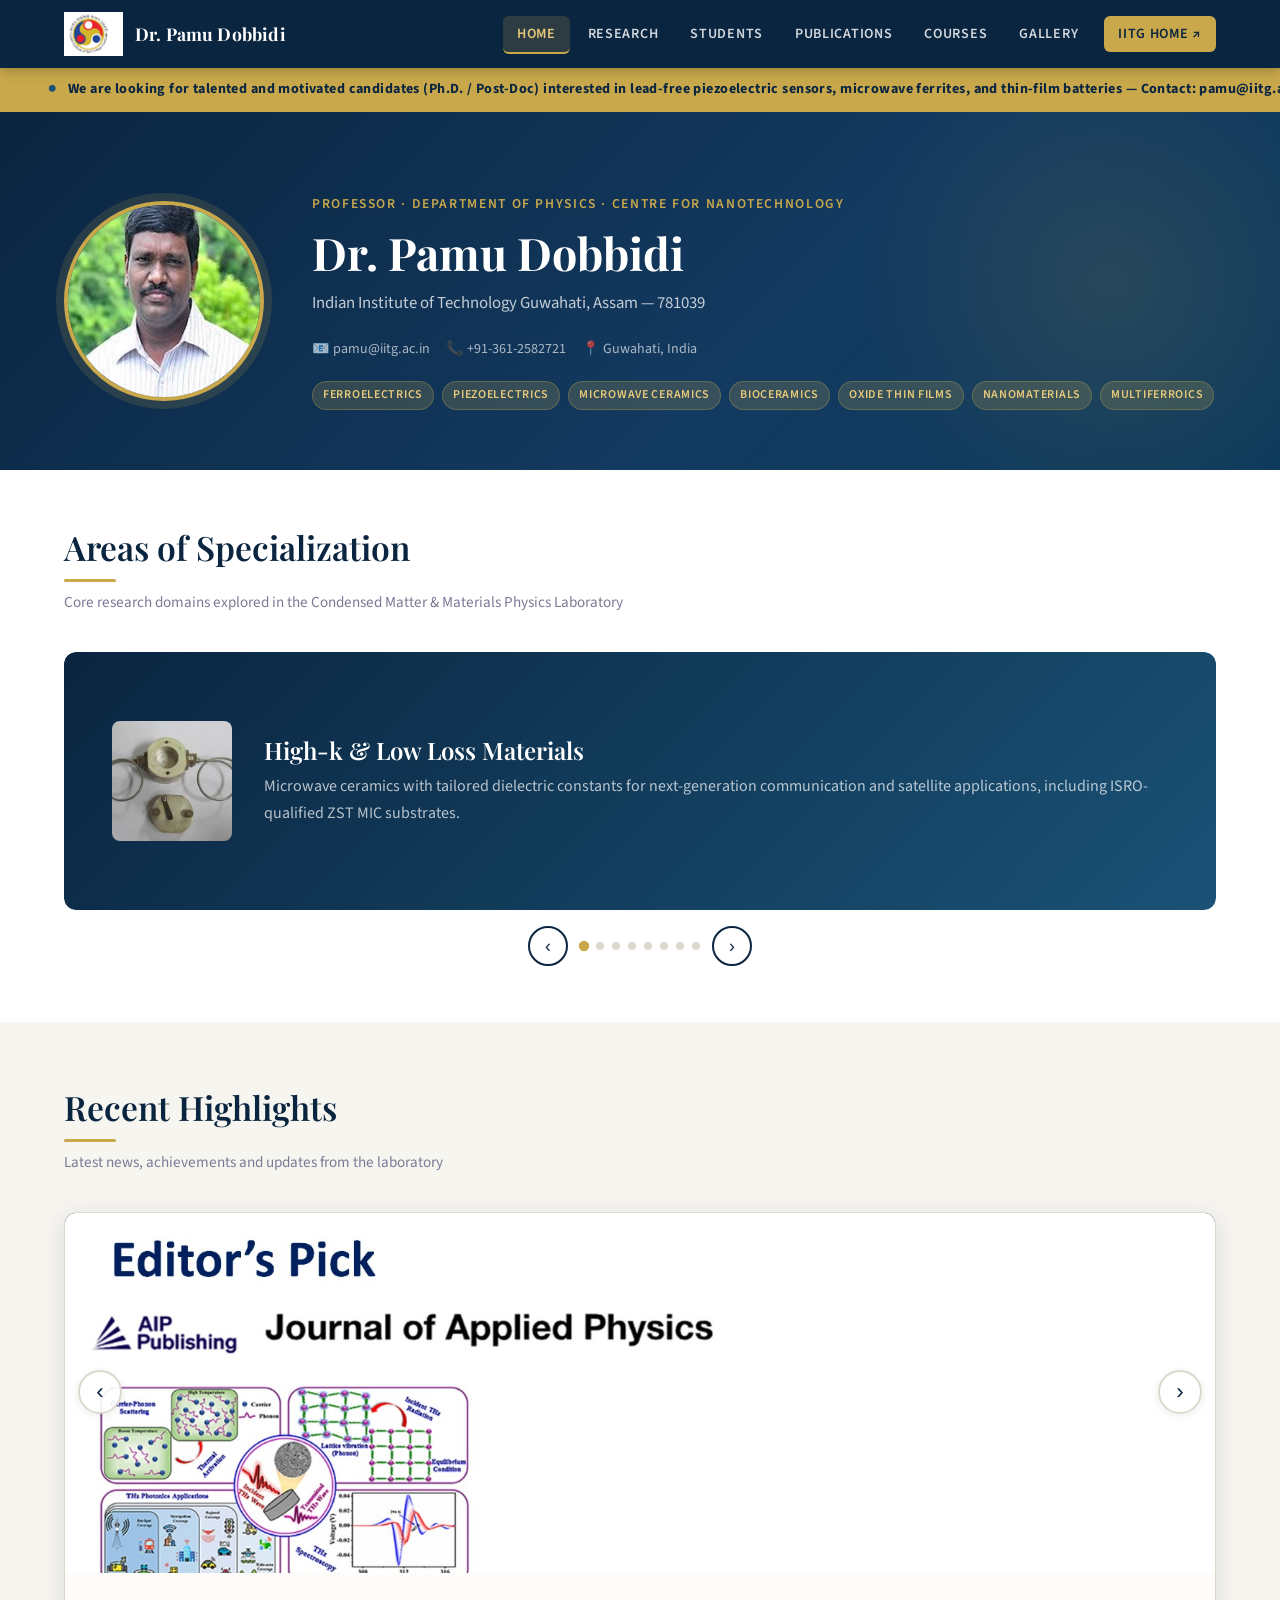
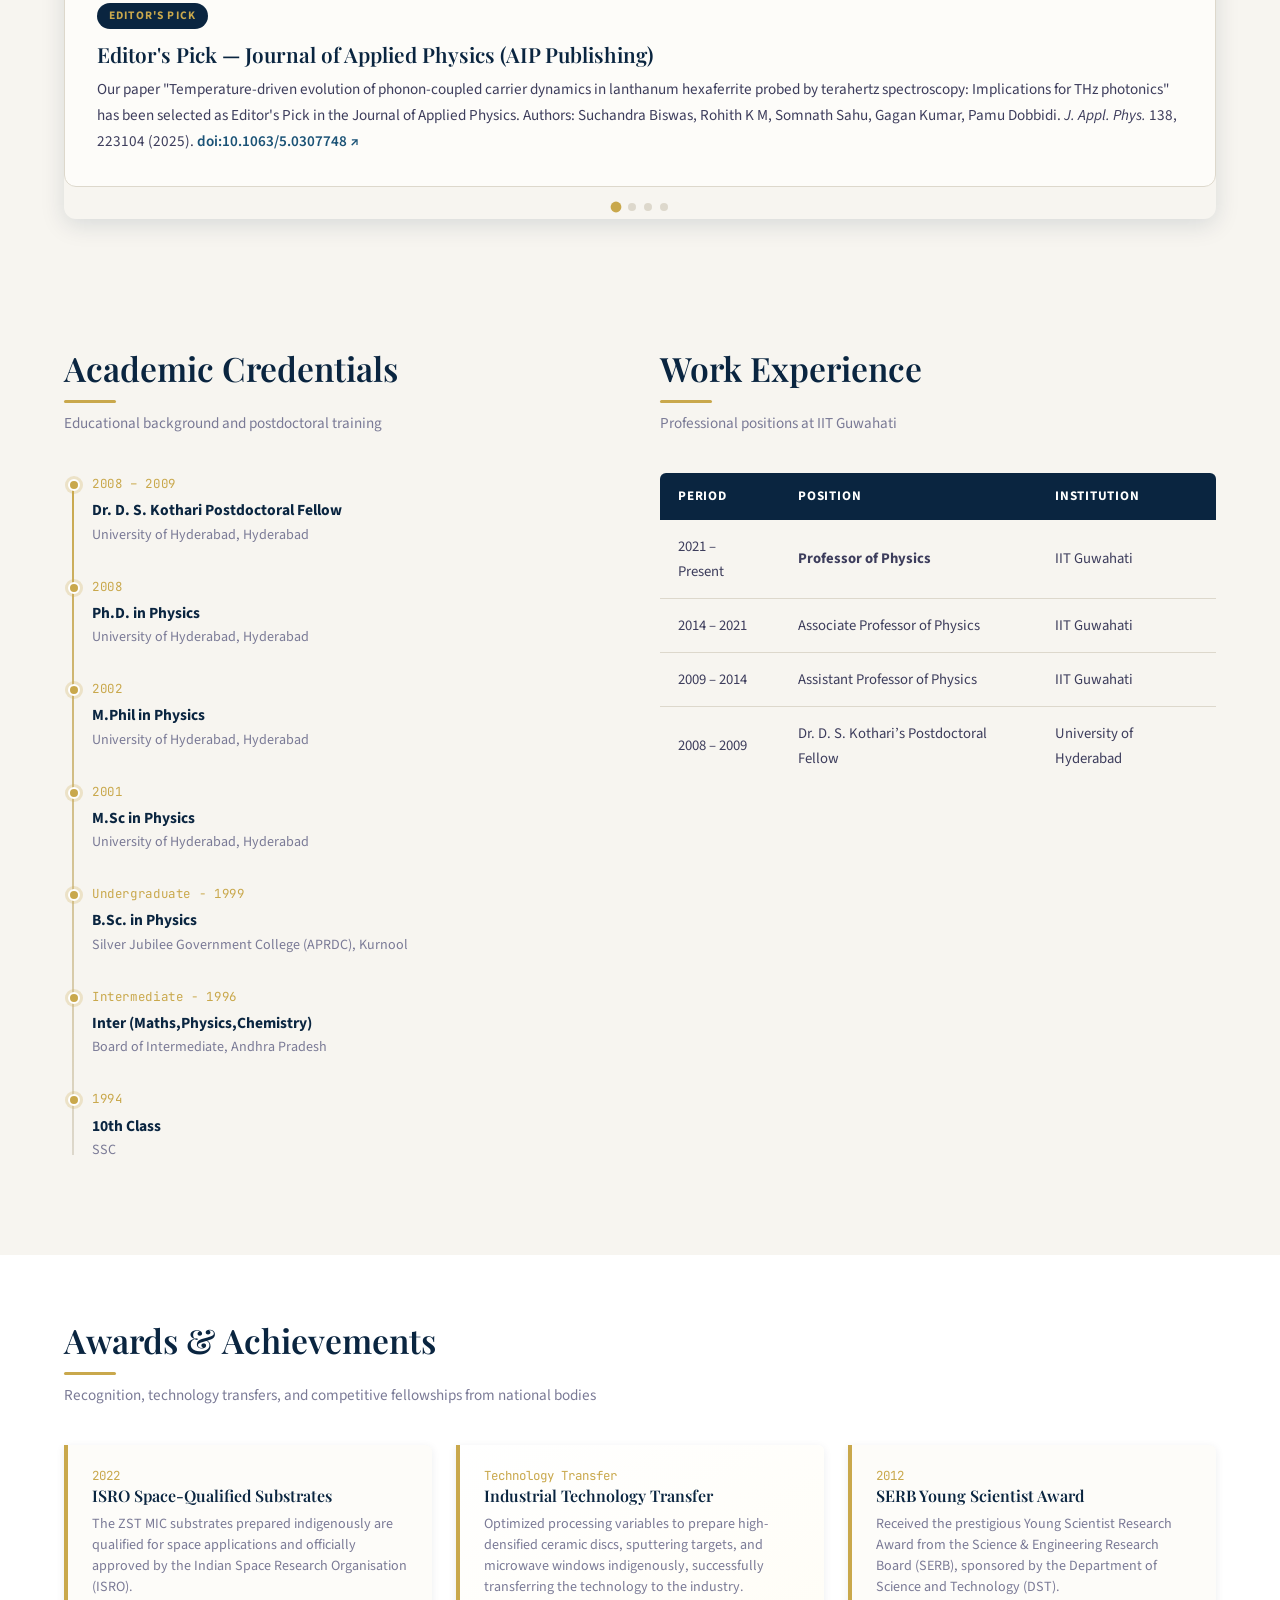
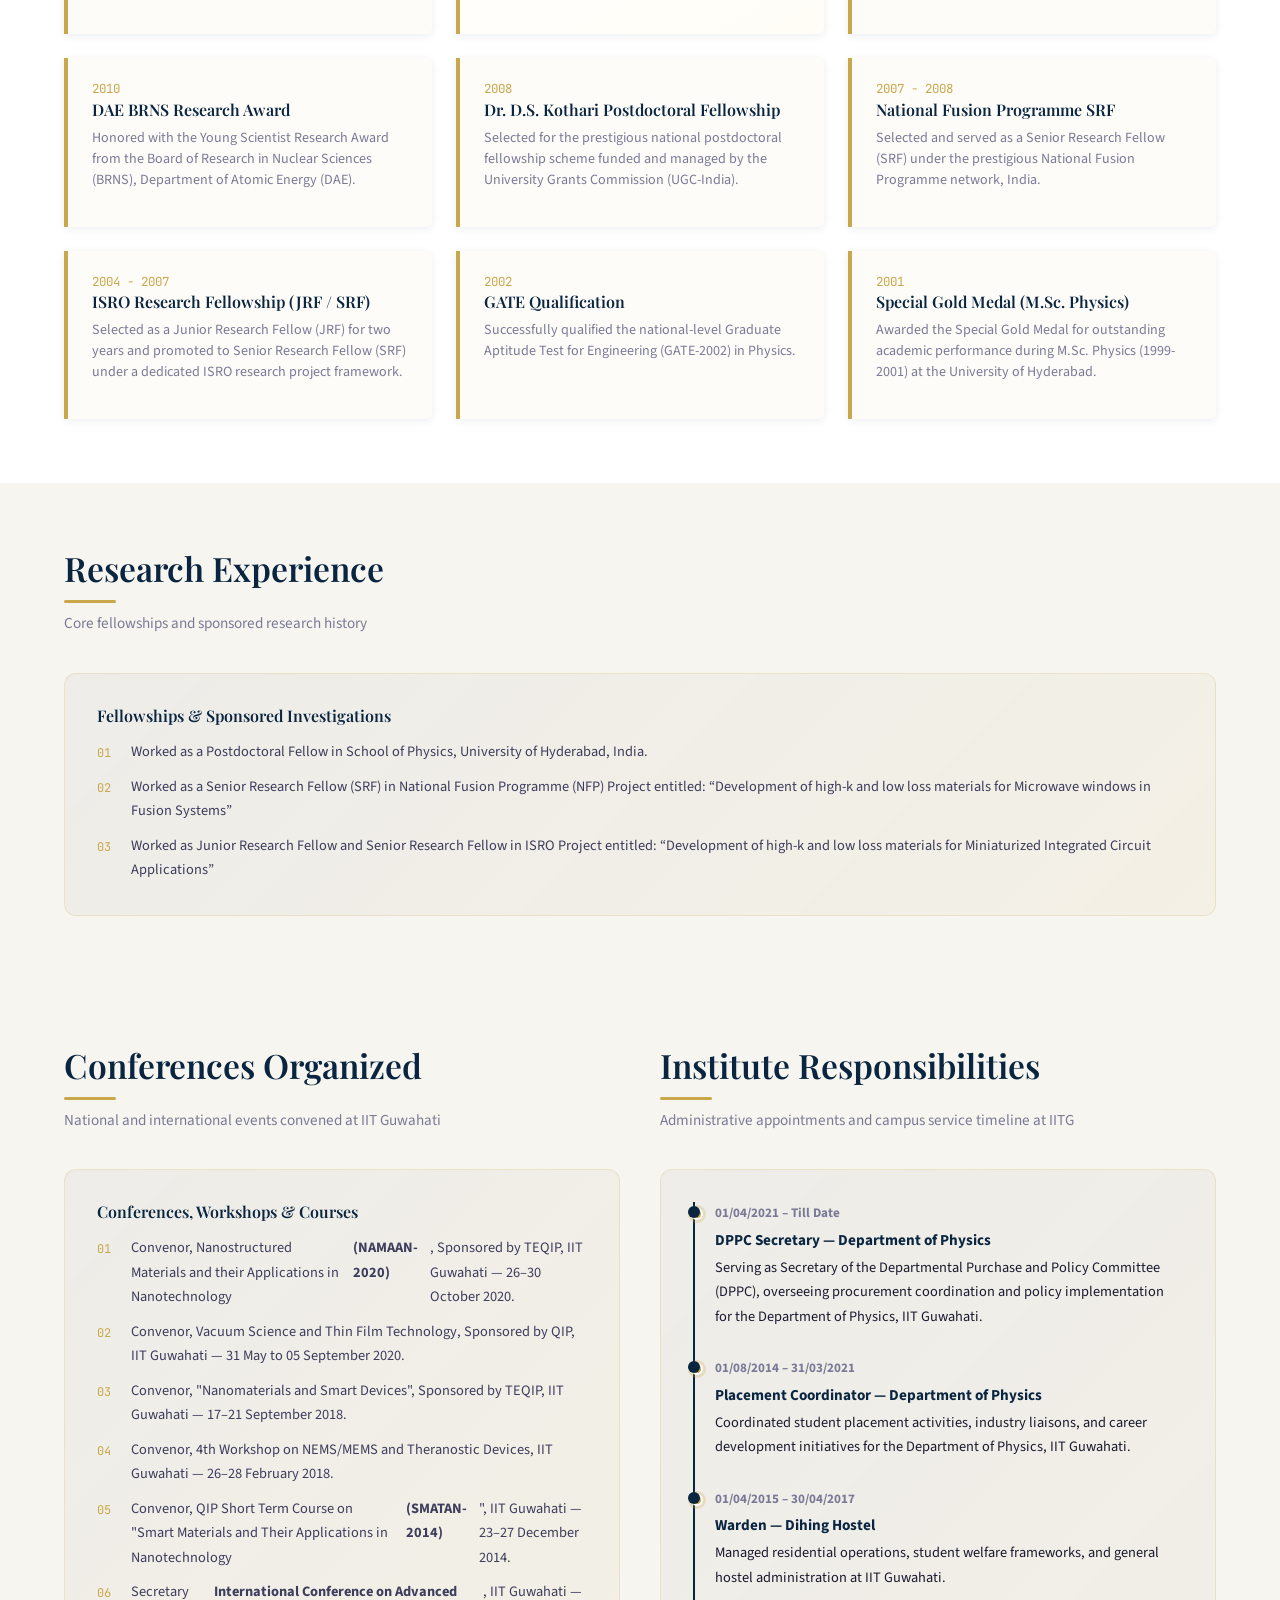
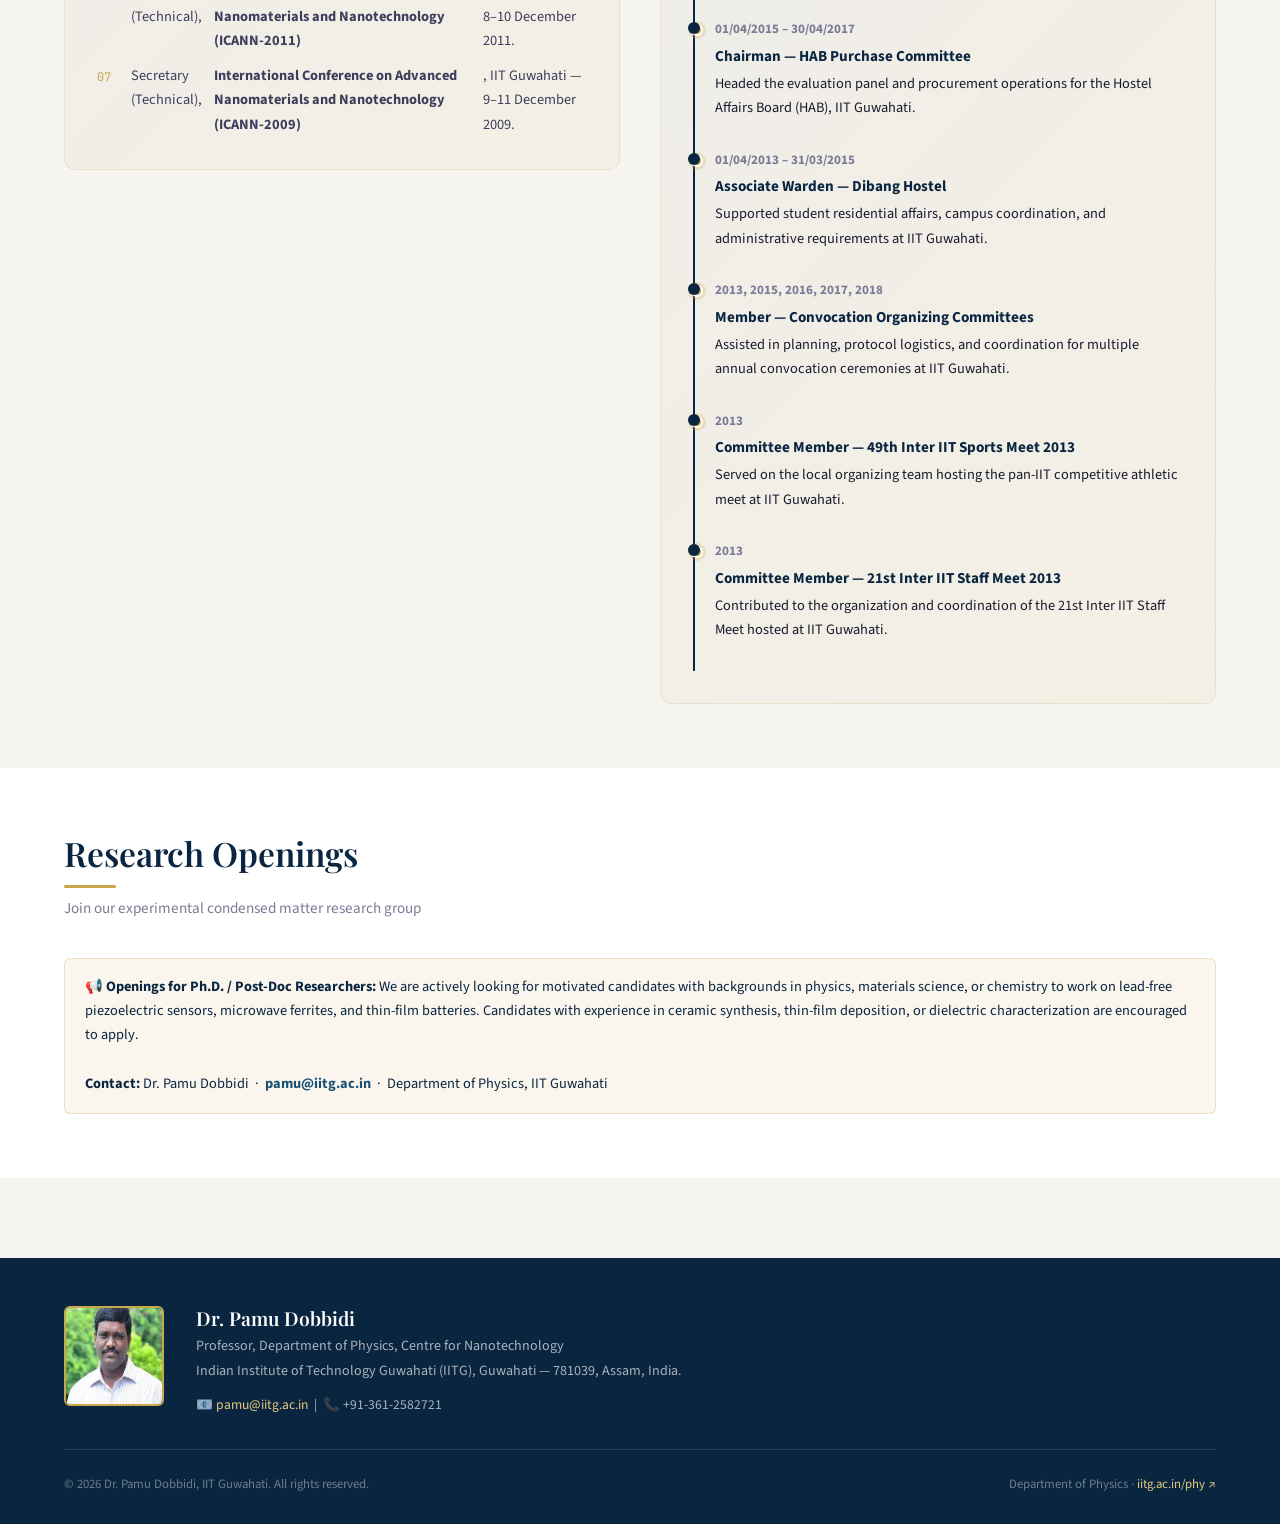
<file: index.html>
<!DOCTYPE html>
<html lang="en">

<head>
  <meta charset="UTF-8" />
  <meta name="viewport" content="width=device-width, initial-scale=1.0" />
  <title>Dr. Pamu Dobbidi | Professor of Physics, IIT Guwahati</title>
  <link rel="stylesheet" href="styles.css" />
  <link rel="icon" type="image/x-icon" href="Images/favicon.ico" />
  <link rel="icon" type="image/png" sizes="32x32" href="Images/favicon-32x32.png" />
  <link rel="icon" type="image/png" sizes="16x16" href="Images/favicon-16x16.png" />
  <link rel="apple-touch-icon" sizes="180x180" href="Images/apple-touch-icon.png" />
</head>

<body>

  <!-- ═══ DESKTOP NAVBAR ═══ -->
  <nav class="navbar">
    <div class="container">
      <a href="index.html" class="nav-brand">
        <img src="Images/IITG_Logo.jpg" alt="IIT Guwahati Logo" />
        <span>Dr. Pamu Dobbidi</span>
      </a>
      <ul class="nav-links">
        <li><a href="index.html" class="active">Home</a></li>
        <li><a href="research.html">Research</a></li>
        <li><a href="students.html">Students</a></li>
        <li><a href="publications.html">Publications</a></li>
        <li><a href="courses.html">Courses</a></li>
        <li><a href="gallery.html">Gallery</a></li>
        <li><a href="https://www.iitg.ac.in/" target="_blank" class="external-link">IITG Home ↗</a></li>
      </ul>
    </div>
  </nav>

  <!-- ═══ MOBILE HEADER ═══ -->
  <header class="mobile-header">
    <span class="brand-title">Dr. Pamu Dobbidi</span>
    <button class="hamburger" id="hamburgerBtn" aria-label="Open menu">
      <span></span><span></span><span></span>
    </button>
  </header>

  <!-- ═══ SIDE DRAWER ═══ -->
  <div class="drawer-overlay" id="drawerOverlay"></div>
  <nav class="side-drawer" id="sideDrawer">
    <div class="drawer-header">
      <img src="Images/IITG_Logo.jpg" alt="IIT Guwahati Logo" class="drawer-logo" />
      <button class="drawer-close" id="drawerClose" aria-label="Close menu">✕</button>
    </div>
    <div class="drawer-nav">
      <a href="index.html" class="active">Home</a>
      <a href="research.html">Research</a>
      <a href="students.html">Students</a>
      <a href="publications.html">Publications</a>
      <a href="courses.html">Courses</a>
      <a href="gallery.html">Gallery</a>
      <a href="https://www.iitg.ac.in/" target="_blank" class="drawer-external">IITG Home ↗</a>
    </div>
  </nav>

  <!-- ═══ ANNOUNCEMENT TICKER ═══ -->
  <div class="ticker-wrap" aria-label="Announcements">
    <div class="ticker-inner">
      <span class="ticker-item">We are looking for talented and motivated candidates (Ph.D. / Post-Doc) interested in
        lead-free piezoelectric sensors, microwave ferrites, and thin-film batteries — Contact: pamu@iitg.ac.in</span>
      <span class="ticker-item">We are looking for talented and motivated candidates (Ph.D. / Post-Doc) interested in
        lead-free piezoelectric sensors, microwave ferrites, and thin-film batteries — Contact: pamu@iitg.ac.in</span>
    </div>
  </div>

  <!-- ═══ HERO ═══ -->
  <section class="hero">
    <div class="container">
      <div class="hero-content">
        <img src="Images/Pamu.jpg" alt="Dr. Pamu Dobbidi" class="hero-photo" />
        <div class="hero-text">
          <p class="designation">Professor · Department of Physics · Centre for Nanotechnology</p>
          <h1>Dr. Pamu Dobbidi</h1>
          <p class="dept">Indian Institute of Technology Guwahati, Assam — 781039</p>
          <div class="contact-row">
            <span>📧 pamu@iitg.ac.in</span>
            <span>📞 +91-361-2582721</span>
            <span>📍 Guwahati, India</span>
          </div>
          <div class="hero-tags">
            <span class="tag">Ferroelectrics</span>
            <span class="tag">Piezoelectrics</span>
            <span class="tag">Microwave Ceramics</span>
            <span class="tag">Bioceramics</span>
            <span class="tag">Oxide Thin Films</span>
            <span class="tag">Nanomaterials</span>
            <span class="tag">Multiferroics</span>
          </div>
        </div>
      </div>
    </div>
  </section>

  <!-- ═══ SPECIALIZATION CAROUSEL ═══ -->
  <section class="section" style="background: var(--bg-white); padding: 56px 0;">
    <div class="container">
      <h2 class="section-title">Areas of Specialization</h2>
      <p class="section-sub">Core research domains explored in the Condensed Matter & Materials Physics Laboratory</p>
      <div class="carousel-wrap">
        <div class="carousel-track" id="carouselTrack">
          <div class="carousel-slide">
            <div class="slide-image-container">
              <img src="Images/krupkacavity.jpg" alt="High-K and Low Loss Materials " class="slide-img">
            </div>
            <div class="slide-content">
              <h3>High-k &amp; Low Loss Materials</h3>
              <p>Microwave ceramics with tailored dielectric constants for next-generation communication and satellite
                applications, including ISRO-qualified ZST MIC substrates.</p>
            </div>
          </div>
          <div class="carousel-slide">
            <div class="slide-image-container">
              <img src="Images/PiezoElectrics.jpg" alt="Ferroelectrics and Piezoelectrics" class="slide-img">
            </div>
            <div class="slide-content">
              <h3>Ferroelectrics and Piezoelectrics</h3>
              <p>Development of lead-free piezoelectric sensors, actuators, and energy harvesting materials using BNT
                and KNN-based systems for sustainable electronics.</p>
            </div>
          </div>
          <div class="carousel-slide">
            <div class="slide-image-container">
              <img src="Images/microwaveferrites.jpg" alt="Bioceramics and Microwave Ferrites" class="slide-img">
            </div>
            <div class="slide-content">
              <h3>Bioceramics &amp; Microwave Ferrites</h3>
              <p>Synthesis and characterization of biologically compatible ceramic materials for medical implants
                alongside spinel and hexagonal ferrite systems for microwave absorption.</p>
            </div>
          </div>
          <div class="carousel-slide">
            <div class="slide-image-container">
              <img src="Images/semiconductor.jpg" alt="Oxide Thin Films & Semiconductors Research" class="slide-img">
            </div>
            <div class="slide-content">
              <h3>Oxide Thin Films &amp; SemiConductors</h3>
              <p>Advanced fabrication and electronic tuning of wide-bandgap metal oxide semiconductors and
                heterostructures, focusing on transparent conducting oxides (TCOs), thin-film transistors (TFTs), and
                next-generation energy storage components like thin-film batteries.</p>
            </div>
          </div>
          <div class="carousel-slide">
            <div class="slide-image-container">
              <img src="Images/nanomaterials.jpg" alt="Nanomaterials" class="slide-img">
            </div>
            <div class="slide-content">
              <h3>Nanomaterials</h3>
              <p>Pulsed laser deposition and sol-gel techniques for functional synthesis of nanostructured
                semiconductors for energy storage applications.</p>
            </div>
          </div>

          <div class="carousel-slide">
            <div class="slide-image-container">
              <img src="Images/rfsputtering.jpg" alt="rfsputtering" class="slide-img">
            </div>
            <div class="slide-content">
              <h3>Development of Corrosion Resistant using PVD Techniques (RF Sputtering)</h3>
              <p> Corrosion-resistant coatings applied via Radio Frequency (RF) sputtering are essential for protecting
                structural materials from harsh environmental and chemical degradation.</p>
            </div>
          </div>

          <div class="carousel-slide">
            <div class="slide-image-container">
              <img src="Images/multiferroics.jpg" alt="multiferroic materials" class="slide-img">
            </div>
            <div class="slide-content">
              <h3>Multiferroic materials</h3>
              <p> These are compounds that combine two or more ferroic properties, such as ferroelectricity and
                ferromagnetism. Their unique ability to couple electric and magnetic orders makes them highly valuable
                for next-generation memory devices, sensors, and energy-efficient electronics.</p>
            </div>
          </div>

          <div class="carousel-slide">
            <div class="slide-image-container">
              <img src="Images/indigeous.jpg" alt="Indi Materials" class="slide-img">
            </div>
            <div class="slide-content">
              <h3>Indigenously Fabricated Sputtering Targets</h3>
              <p>In-house development and fabrication of high-density ceramic sputtering targets for RF magnetron
                sputtering systems. Targets include oxide ceramics such as KNN, BNT, ZST, MgTiO₃, and
                hydroxyapatite,enabling cost-effective and customized thin-film deposition for research and industrial
                applications.Technology successfully transferred to M/s Advanced Process Technology Pvt Ltd, Pune and
                M/s Jai Bharath Enterprises, Hyderabad.</p>
            </div>
          </div>

        </div>
      </div>
      <div class="carousel-controls">
        <button class="carousel-btn" id="prevBtn" aria-label="Previous">&#8249;</button>
        <div class="carousel-dots" id="carouselDots"></div>
        <button class="carousel-btn" id="nextBtn" aria-label="Next">&#8250;</button>
      </div>
    </div>
  </section>

  <!-- ═══ RECENT HIGHLIGHTS ═══ -->
  <section class="section">
    <div class="container">
      <h2 class="section-title">Recent Highlights</h2>
      <p class="section-sub">Latest news, achievements and updates from the laboratory</p>

      <div class="highlights-carousel">
        <!-- Track -->
        <div class="highlights-track" id="highlightsTrack">

          <div class="highlight-slide">
            <div class="highlight-img-wrap" style="height: 360px;">
              <img src="Images/editorspick.jpeg" alt="Editor's Pick - Journal of Applied Physics"
                style="object-position: top center;" />
            </div>
            <div class="highlight-text">
              <span class="highlight-tag">Editor's Pick</span>
              <h4>Editor's Pick — Journal of Applied Physics (AIP Publishing)</h4>
              <p>Our paper "Temperature-driven evolution of phonon-coupled carrier dynamics in lanthanum hexaferrite
                probed by terahertz spectroscopy: Implications for THz photonics" has been selected as Editor's Pick in
                the Journal of Applied Physics. Authors: Suchandra Biswas, Rohith K M, Somnath Sahu, Gagan Kumar, Pamu
                Dobbidi. <em>J. Appl. Phys.</em> 138, 223104 (2025). <a href="https://doi.org/10.1063/5.0307748"
                  target="_blank" style="color:var(--iitg-blue-lt); font-weight:600;">doi:10.1063/5.0307748 ↗</a></p>
            </div>
          </div>

          <div class="highlight-slide">
            <div class="highlight-img-wrap" style="height: 360px; background: #f0f0f0 ;">
              <img src="Images/Ganesh.png" alt="Ganesh Motupalli at NIMS Japan"
                style="width:100%; height:100%; object-fit: contain; object-position: center;" />
            </div>
            <div class="highlight-text">
              <span class="highlight-tag">Student Achievement</span>
              <h4>Ganesh Motupalli Selected for LOTUS Program 2025 — NIMS, Japan</h4>
              <p>Congratulations to Ganesh Motupalli on being selected for the prestigious LOTUS Program 2025. He is
                currently serving as an exchange research scholar at the National Institute for Materials Science
                (NIMS), Japan — one of the world's leading materials research institutions.</p>
            </div>
          </div>
          <div class="highlight-slide">
            <div class="highlight-img-wrap" style="height: 360px;">
              <img src="Images/highlight3.jpg" alt="Journal of Applied Physics - Hexaferrite Paper"
                style="object-fit: contain; object-position: center; background: #fff;" />
            </div>
            <div class="highlight-text">
              <span class="highlight-tag">Journal Publication</span>
              <h4>Published in Journal of Applied Physics — AIP Publishing (2023)</h4>
              <p>Our paper "Unlocking the potential of hexaferrite–spinel ferrite composites: Microstructure-induced
                colossal permittivity and relaxation phenomena" has been published in the Journal of Applied
                Physics.Authors: Hodam Karnajit Singh, Prajna P. Mohapatra, Subingya Pandey, and Pamu Dobbidi. <em>J.
                  Appl. Phys.</em> 134, 194103 (2023). <a href="https://doi.org/10.1063/5.0168293" target="_blank"
                  style="color:var(--iitg-blue-lt); font-weight:600;">doi:10.1063/5.0168293 ↗</a></p>
            </div>
          </div>

          <div class="highlight-slide">
            <div class="highlight-img-wrap" style="height: 360px;">
              <img src="Images/highlight4.jpg" alt="Surface and Coatings Technology - Elsevier"
                style="object-fit: contain; object-position: center; background: #fff;" />
            </div>
            <div class="highlight-text">
              <span class="highlight-tag">Journal Publication</span>
              <h4>Published in Surface &amp; Coatings Technology — Elsevier (2024)</h4>
              <p>Our paper has been published in Surface and Coatings Technology (Elsevier). Authors: V.J.S.N. Prasad,
                Franco Mayanglambam, P.N.V.V.L. Pramila Rani, and Pamu Dobbidi. <em>Surface and Coatings
                  Technology</em>, 493, 131203 (2024). <a href="https://doi.org/10.1016/j.surfcoat.2024.131203"
                  target="_blank"
                  style="color:var(--iitg-blue-lt); font-weight:600;">doi:10.1016/j.surfcoat.2024.131203↗</a></p>
            </div>
          </div>
          <!--  <div class="highlight-slide">
            <div class="highlight-img-wrap">
              <img src="Images/your-image-5.jpg" alt="Highlight 5" />
            </div>
            <div class="highlight-text">
              <span class="highlight-tag">IEEE Conference</span>
              <h4>Paper Presented at IEEE IVEC 2022, California</h4>
              <p>Research on design of high-power S-band pulsed magnetron for linear accelerator systems presented at
                the 23rd IEEE International Vacuum Electronics Conference, Monterey, California.</p>
            </div>
          </div>-->

        </div><!-- end track -->

        <!-- Prev / Next arrows -->
        <button class="hl-arrow hl-prev" id="hlPrev" aria-label="Previous">&#8249;</button>
        <button class="hl-arrow hl-next" id="hlNext" aria-label="Next">&#8250;</button>

        <!-- Dots -->
        <div class="hl-dots" id="hlDots"></div>
      </div>

    </div>
  </section>

  <!-- ═══ ACADEMIC PROFILE ═══ -->
  <section class="section">
    <div class="container">
      <div class="two-col">
        <!-- Education Timeline -->
        <div>
          <h2 class="section-title">Academic Credentials</h2>
          <p class="section-sub">Educational background and postdoctoral training</p>
          <div class="timeline">
            <div class="timeline-item">
              <div class="timeline-year">2008 – 2009</div>
              <div class="timeline-title">Dr. D. S. Kothari Postdoctoral Fellow</div>
              <div class="timeline-sub">University of Hyderabad, Hyderabad</div>
            </div>
            <div class="timeline-item">
              <div class="timeline-year">2008</div>
              <div class="timeline-title">Ph.D. in Physics</div>
              <div class="timeline-sub">University of Hyderabad, Hyderabad</div>
            </div>
            <div class="timeline-item">
              <div class="timeline-year">2002</div>
              <div class="timeline-title">M.Phil in Physics</div>
              <div class="timeline-sub">University of Hyderabad, Hyderabad</div>
            </div>
            <div class="timeline-item">
              <div class="timeline-year">2001</div>
              <div class="timeline-title">M.Sc in Physics</div>
              <div class="timeline-sub">University of Hyderabad, Hyderabad</div>
            </div>
            <div class="timeline-item">
              <div class="timeline-year">Undergraduate - 1999</div>
              <div class="timeline-title">B.Sc. in Physics</div>
              <div class="timeline-sub">Silver Jubilee Government College (APRDC), Kurnool</div>
            </div>
            <div class="timeline-item">
              <div class="timeline-year">Intermediate - 1996</div>
              <div class="timeline-title">Inter (Maths,Physics,Chemistry)</div>
              <div class="timeline-sub">Board of Intermediate, Andhra Pradesh</div>
            </div>
            <div class="timeline-item">
              <div class="timeline-year">1994</div>
              <div class="timeline-title">10th Class</div>
              <div class="timeline-sub">SSC</div>
            </div>
          
          </div>
        </div>
        <!-- Work Experience -->
        <div>
          <h2 class="section-title">Work Experience</h2>
          <p class="section-sub">Professional positions at IIT Guwahati</p>
          <table class="exp-table">
            <thead>
              <tr>
                <th>Period</th>
                <th>Position</th>
                <th>Institution</th>
              </tr>
            </thead>
            <tbody>
              <tr>
                <td>2021 – Present</td>
                <td><strong>Professor of Physics</strong></td>
                <td>IIT Guwahati</td>
              </tr>
              <tr>
                <td>2014 – 2021</td>
                <td>Associate Professor of Physics</td>
                <td>IIT Guwahati</td>
              </tr>
              <tr>
                <td>2009 – 2014</td>
                <td>Assistant Professor of Physics</td>
                <td>IIT Guwahati</td>
              </tr>
              <tr>
                <td>2008 – 2009</td>
                <td>Dr. D. S. Kothari’s Postdoctoral Fellow</td>
                <td>University of Hyderabad</td>
              </tr>
            </tbody>
          </table>
        </div>
      </div>
    </div>
  </section>

  <!-- ═══ AWARDS & ACHIEVEMENTS ═══ -->
  <section class="section" style="background: var(--bg-white);">
    <div class="container">
      <h2 class="section-title">Awards &amp; Achievements</h2>
      <p class="section-sub">Recognition, technology transfers, and competitive fellowships from national bodies</p>

      <div class="grid-3">
        <div class="award-card">
          <div class="year">2022</div>
          <h4>ISRO Space-Qualified Substrates</h4>
          <p class="award-desc">The ZST MIC substrates prepared indigenously are qualified for space applications and
            officially approved by the Indian Space Research Organisation (ISRO).</p>
        </div>

        <div class="award-card highlight-card">
          <div class="year">Technology Transfer</div>
          <h4>Industrial Technology Transfer</h4>
          <p class="award-desc">Optimized processing variables to prepare high-densified ceramic discs, sputtering
            targets, and microwave windows indigenously, successfully transferring the technology to the industry.</p>
        </div>

        <div class="award-card">
          <div class="year">2012</div>
          <h4>SERB Young Scientist Award</h4>
          <p class="award-desc">Received the prestigious Young Scientist Research Award from the Science & Engineering
            Research Board (SERB), sponsored by the Department of Science and Technology (DST).</p>
        </div>

        <div class="award-card">
          <div class="year">2010</div>
          <h4>DAE BRNS Research Award</h4>
          <p class="award-desc">Honored with the Young Scientist Research Award from the Board of Research in Nuclear
            Sciences (BRNS), Department of Atomic Energy (DAE).</p>
        </div>

        <div class="award-card">
          <div class="year">2008</div>
          <h4>Dr. D.S. Kothari Postdoctoral Fellowship</h4>
          <p class="award-desc">Selected for the prestigious national postdoctoral fellowship scheme funded and managed
            by the University Grants Commission (UGC-India).</p>
        </div>

        <div class="award-card">
          <div class="year">2007 - 2008</div>
          <h4>National Fusion Programme SRF</h4>
          <p class="award-desc">Selected and served as a Senior Research Fellow (SRF) under the prestigious National
            Fusion Programme network, India.</p>
        </div>

        <div class="award-card">
          <div class="year">2004 - 2007</div>
          <h4>ISRO Research Fellowship (JRF / SRF)</h4>
          <p class="award-desc">Selected as a Junior Research Fellow (JRF) for two years and promoted to Senior Research
            Fellow (SRF) under a dedicated ISRO research project framework.</p>
        </div>

        <div class="award-card">
          <div class="year">2002</div>
          <h4>GATE Qualification</h4>
          <p class="award-desc">Successfully qualified the national-level Graduate Aptitude Test for Engineering
            (GATE-2002) in Physics.</p>
        </div>

        <div class="award-card">
          <div class="year">2001</div>
          <h4>Special Gold Medal (M.Sc. Physics)</h4>
          <p class="award-desc">Awarded the Special Gold Medal for outstanding academic performance during M.Sc. Physics
            (1999-2001) at the University of Hyderabad.</p>
        </div>
      </div>
    </div>
  </section>
  <section class="section">
    <div class="container">
      <div>
        <h2 class="section-title">Research Experience</h2>
        <p class="section-sub">Core fellowships and sponsored research history</p>
        <div class="highlight-box">
          <h4 style="margin-bottom:14px; color:var(--iitg-blue);">Fellowships &amp; Sponsored Investigations</h4>
          <ul class="numbered-list">
            <li>Worked as a Postdoctoral Fellow in School of Physics, University of Hyderabad, India.</li>
            <li>Worked as a Senior Research Fellow (SRF) in National Fusion Programme (NFP) Project entitled:
              “Development of high-k and low loss materials for Microwave windows in Fusion Systems”</li>
            <li>Worked as Junior Research Fellow and Senior Research Fellow in ISRO Project entitled: “Development of
              high-k and low loss materials for Miniaturized Integrated Circuit Applications”</li>
          </ul>
        </div>
      </div>
    </div>
  </section>
  <!-- ═══ CONFERENCES ORGANIZED ═══ -->
  <section class="section">
    <div class="container">
      <div class="two-col">

        <!-- Left Column: Conferences Organized -->
        <div>
          <h2 class="section-title">Conferences Organized</h2>
          <p class="section-sub">National and international events convened at IIT Guwahati</p>
          <div class="highlight-box">
            <h4 style="margin-bottom:14px; color:var(--iitg-blue);">Conferences, Workshops &amp; Courses</h4>
            <ul class="numbered-list">
              <li>Convenor, Nanostructured Materials and their Applications in Nanotechnology
                <strong>(NAMAAN-2020)</strong>, Sponsored by TEQIP, IIT Guwahati — 26–30 October 2020.
              </li>
              <li>Convenor, Vacuum Science and Thin Film Technology, Sponsored by QIP, IIT Guwahati — 31 May to 05
                September 2020.</li>
              <li>Convenor, "Nanomaterials and Smart Devices", Sponsored by TEQIP, IIT Guwahati — 17–21 September 2018.
              </li>
              <li>Convenor, 4th Workshop on NEMS/MEMS and Theranostic Devices, IIT Guwahati — 26–28 February 2018.</li>
              <li>Convenor, QIP Short Term Course on "Smart Materials and Their Applications in Nanotechnology
                <strong>(SMATAN-2014)</strong>", IIT Guwahati — 23–27 December 2014.
              </li>
              <li>Secretary (Technical), <strong>International Conference on Advanced Nanomaterials and Nanotechnology
                  (ICANN-2011)</strong>, IIT Guwahati — 8–10 December 2011.</li>
              <li>Secretary (Technical), <strong>International Conference on Advanced Nanomaterials and Nanotechnology
                  (ICANN-2009)</strong>, IIT Guwahati — 9–11 December 2009.</li>
            </ul>
          </div>
        </div>
        <!-- ═══ INSTITUTE RESPONSIBILITIES ═══ -->

        <!-- Right Column: Institute Responsibilities -->
        <!-- Block 2: Institute Responsibilities (Timeline Layout) -->
        <div>
          <h2 class="section-title">Institute Responsibilities</h2>
          <p class="section-sub">Administrative appointments and campus service timeline at IITG</p>
          <div class="highlight-box">

            <div class="timeline-container"
              style="display: flex; flex-direction: column; gap: 0px; position: relative; padding-left: 20px; border-left: 2px solid var(--iitg-blue);">

              <!-- Event 1 -->
              <div class="timeline-item" style="position: relative;">
                <div class="timeline-dot"
                  style="position: absolute; left: -27px; top: 4px; width: 12px; height: 12px; border-radius: 50%; background: var(--iitg-blue);">
                </div>
                <span class="timeline-date"
                  style="font-size: 0.82rem; font-weight: 700; color: var(--text-muted); display: block; margin-bottom: 2px;">01/04/2021
                  – Till Date</span>
                <strong style="color: var(--iitg-blue); font-size: 0.95rem;">DPPC Secretary — Department of
                  Physics</strong>
                <p style="margin: 2px 0 0; font-size: 0.9rem; color: var(--text-dark);">Serving as Secretary of the
                  Departmental Purchase and Policy Committee (DPPC), overseeing procurement coordination and policy
                  implementation for the Department of Physics, IIT Guwahati.</p>
              </div>

              <!-- Event 2 -->
              <div class="timeline-item" style="position: relative;">
                <div class="timeline-dot"
                  style="position: absolute; left: -27px; top: 4px; width: 12px; height: 12px; border-radius: 50%; background: var(--iitg-blue);">
                </div>
                <span class="timeline-date"
                  style="font-size: 0.82rem; font-weight: 700; color: var(--text-muted); display: block; margin-bottom: 2px;">01/08/2014
                  – 31/03/2021</span>
                <strong style="color: var(--iitg-blue); font-size: 0.95rem;">Placement Coordinator — Department of
                  Physics</strong>
                <p style="margin: 2px 0 0; font-size: 0.9rem; color: var(--text-dark);">Coordinated student placement
                  activities, industry liaisons, and career development initiatives for the Department of Physics, IIT
                  Guwahati.</p>
              </div>

              <!-- Event 3 -->
              <div class="timeline-item" style="position: relative;">
                <div class="timeline-dot"
                  style="position: absolute; left: -27px; top: 4px; width: 12px; height: 12px; border-radius: 50%; background: var(--iitg-blue);">
                </div>
                <span class="timeline-date"
                  style="font-size: 0.82rem; font-weight: 700; color: var(--text-muted); display: block; margin-bottom: 2px;">01/04/2015
                  – 30/04/2017</span>
                <strong style="color: var(--iitg-blue); font-size: 0.95rem;">Warden — Dihing Hostel</strong>
                <p style="margin: 2px 0 0; font-size: 0.9rem; color: var(--text-dark);">Managed residential operations,
                  student welfare frameworks, and general hostel administration at IIT Guwahati.</p>
              </div>

              <!-- Event 4 -->
              <div class="timeline-item" style="position: relative;">
                <div class="timeline-dot"
                  style="position: absolute; left: -27px; top: 4px; width: 12px; height: 12px; border-radius: 50%; background: var(--iitg-blue);">
                </div>
                <span class="timeline-date"
                  style="font-size: 0.82rem; font-weight: 700; color: var(--text-muted); display: block; margin-bottom: 2px;">01/04/2015
                  – 30/04/2017</span>
                <strong style="color: var(--iitg-blue); font-size: 0.95rem;">Chairman — HAB Purchase Committee</strong>
                <p style="margin: 2px 0 0; font-size: 0.9rem; color: var(--text-dark);">Headed the evaluation panel and
                  procurement operations for the Hostel Affairs Board (HAB), IIT Guwahati.</p>
              </div>

              <!-- Event 5 -->
              <div class="timeline-item" style="position: relative;">
                <div class="timeline-dot"
                  style="position: absolute; left: -27px; top: 4px; width: 12px; height: 12px; border-radius: 50%; background: var(--iitg-blue);">
                </div>
                <span class="timeline-date"
                  style="font-size: 0.82rem; font-weight: 700; color: var(--text-muted); display: block; margin-bottom: 2px;">01/04/2013
                  – 31/03/2015</span>
                <strong style="color: var(--iitg-blue); font-size: 0.95rem;">Associate Warden — Dibang Hostel</strong>
                <p style="margin: 2px 0 0; font-size: 0.9rem; color: var(--text-dark);">Supported student residential
                  affairs, campus coordination, and administrative requirements at IIT Guwahati.</p>
              </div>

              <!-- Event 6 -->
              <div class="timeline-item" style="position: relative;">
                <div class="timeline-dot"
                  style="position: absolute; left: -27px; top: 4px; width: 12px; height: 12px; border-radius: 50%; background: var(--iitg-blue);">
                </div>
                <span class="timeline-date"
                  style="font-size: 0.82rem; font-weight: 700; color: var(--text-muted); display: block; margin-bottom: 2px;">2013,
                  2015, 2016, 2017, 2018</span>
                <strong style="color: var(--iitg-blue); font-size: 0.95rem;">Member — Convocation Organizing
                  Committees</strong>
                <p style="margin: 2px 0 0; font-size: 0.9rem; color: var(--text-dark);">Assisted in planning, protocol
                  logistics, and coordination for multiple annual convocation ceremonies at IIT Guwahati.</p>
              </div>

              <!-- Event 7 -->
              <div class="timeline-item" style="position: relative;">
                <div class="timeline-dot"
                  style="position: absolute; left: -27px; top: 4px; width: 12px; height: 12px; border-radius: 50%; background: var(--iitg-blue);">
                </div>
                <span class="timeline-date"
                  style="font-size: 0.82rem; font-weight: 700; color: var(--text-muted); display: block; margin-bottom: 2px;">2013</span>
                <strong style="color: var(--iitg-blue); font-size: 0.95rem;">Committee Member — 49th Inter IIT Sports
                  Meet 2013</strong>
                <p style="margin: 2px 0 0; font-size: 0.9rem; color: var(--text-dark);">Served on the local organizing
                  team hosting the pan-IIT competitive athletic meet at IIT Guwahati.</p>
              </div>

              <!-- Event 8 -->
              <div class="timeline-item" style="position: relative;">
                <div class="timeline-dot"
                  style="position: absolute; left: -27px; top: 4px; width: 12px; height: 12px; border-radius: 50%; background: var(--iitg-blue);">
                </div>
                <span class="timeline-date"
                  style="font-size: 0.82rem; font-weight: 700; color: var(--text-muted); display: block; margin-bottom: 2px;">2013</span>
                <strong style="color: var(--iitg-blue); font-size: 0.95rem;">Committee Member — 21st Inter IIT Staff
                  Meet 2013</strong>
                <p style="margin: 2px 0 0; font-size: 0.9rem; color: var(--text-dark);">Contributed to the organization
                  and coordination of the 21st Inter IIT Staff Meet hosted at IIT Guwahati.</p>
              </div>

            </div>
          </div>
        </div>
      </div>
    </div>
  </section>
  <!-- ═══ RESEARCH OPENINGS ═══ -->
  <section class="section" style="background: var(--bg-white);">
    <div class="container">
      <h2 class="section-title">Research Openings</h2>
      <p class="section-sub">Join our experimental condensed matter research group</p>
      <div class="alert-box">
        <strong>📢 Openings for Ph.D. / Post-Doc Researchers:</strong> We are actively looking for motivated candidates
        with backgrounds in physics, materials science, or chemistry to work on lead-free piezoelectric sensors,
        microwave ferrites, and thin-film batteries. Candidates with experience in ceramic synthesis, thin-film
        deposition, or dielectric characterization are encouraged to apply.<br /><br />
        <strong>Contact:</strong> Dr. Pamu Dobbidi &nbsp;·&nbsp; <a
          href="mailto:pamu@iitg.ac.in"><strong>pamu@iitg.ac.in</strong></a> &nbsp;·&nbsp; Department of Physics, IIT
        Guwahati
      </div>
    </div>
  </section>

  <!-- ═══ FOOTER ═══ -->
  <footer class="site-footer">
    <div class="container">
      <div class="footer-inner">
        <img src="Images/Pamu.jpg" alt="Dr. Pamu Dobbidi" class="footer-photo" />
        <div class="footer-info">
          <h3>Dr. Pamu Dobbidi</h3>
          <p>Professor, Department of Physics, Centre for Nanotechnology <br />
            Indian Institute of Technology Guwahati (IITG), Guwahati — 781039, Assam, India.</p>
          <p class="contact-line">
            📧 <a href="mailto:pamu@iitg.ac.in">pamu@iitg.ac.in</a> &nbsp;|&nbsp; 📞 +91-361-2582721
          </p>
        </div>
      </div>
      <div class="footer-bottom">
        <span>© 2026 Dr. Pamu Dobbidi, IIT Guwahati. All rights reserved.</span>
        <span>Department of Physics · <a href="https://www.iitg.ac.in/phy/" target="_blank"
            style="color:var(--accent-gold-lt);">iitg.ac.in/phy ↗</a></span>
      </div>
    </div>
  </footer>

  <script>
    // ── MOBILE DRAWER ──
    const hamburger = document.getElementById('hamburgerBtn');
    const drawer = document.getElementById('sideDrawer');
    const overlay = document.getElementById('drawerOverlay');
    const closeBtn = document.getElementById('drawerClose');

    function openDrawer() { drawer.classList.add('is-open'); overlay.classList.add('is-open'); document.body.style.overflow = 'hidden'; }
    function closeDrawer() { drawer.classList.remove('is-open'); overlay.classList.remove('is-open'); document.body.style.overflow = ''; }

    hamburger.addEventListener('click', openDrawer);
    closeBtn.addEventListener('click', closeDrawer);
    overlay.addEventListener('click', closeDrawer);

    // ── CAROUSEL ──
    const track = document.getElementById('carouselTrack');
    const slides = track.querySelectorAll('.carousel-slide');
    const dots = document.getElementById('carouselDots');
    let current = 0;
    let autoTimer;

    slides.forEach((_, i) => {
      const dot = document.createElement('button');
      dot.className = 'carousel-dot' + (i === 0 ? ' active' : '');
      dot.setAttribute('aria-label', 'Slide ' + (i + 1));
      dot.addEventListener('click', () => goTo(i));
      dots.appendChild(dot);
    });

    function goTo(n) {
      current = (n + slides.length) % slides.length;
      track.style.transform = `translateX(-${current * 100}%)`;
      document.querySelectorAll('.carousel-dot').forEach((d, i) => d.classList.toggle('active', i === current));
    }
    function startAuto() { autoTimer = setInterval(() => goTo(current + 1), 4500); }
    function stopAuto() { clearInterval(autoTimer); }

    document.getElementById('prevBtn').addEventListener('click', () => { stopAuto(); goTo(current - 1); startAuto(); });
    document.getElementById('nextBtn').addEventListener('click', () => { stopAuto(); goTo(current + 1); startAuto(); });
    startAuto();

    // ── RECENT HIGHLIGHTS CAROUSEL ──
    const hlTrack = document.getElementById('highlightsTrack');
    const hlSlides = hlTrack.querySelectorAll('.highlight-slide');
    const hlDots = document.getElementById('hlDots');
    const hlPrev = document.getElementById('hlPrev');
    const hlNext = document.getElementById('hlNext');
    let hlCurrent = 0;
    let hlTimer;

    hlSlides.forEach((_, i) => {
      const dot = document.createElement('button');
      dot.className = 'hl-dot' + (i === 0 ? ' active' : '');
      dot.setAttribute('aria-label', 'Slide ' + (i + 1));
      dot.addEventListener('click', () => { hlGoTo(i); hlRestart(); });
      hlDots.appendChild(dot);
    });

    function hlGoTo(n) {
      hlCurrent = (n + hlSlides.length) % hlSlides.length;
      hlTrack.style.transform = `translateX(-${hlCurrent * 100}%)`;
      document.querySelectorAll('.hl-dot').forEach((d, i) => d.classList.toggle('active', i === hlCurrent));
    }
    function hlRestart() { clearInterval(hlTimer); hlTimer = setInterval(() => hlGoTo(hlCurrent + 1), 5000); }

    hlPrev.addEventListener('click', () => { hlGoTo(hlCurrent - 1); hlRestart(); });
    hlNext.addEventListener('click', () => { hlGoTo(hlCurrent + 1); hlRestart(); });
    hlRestart();
  </script>
</body>

</html>
</file>
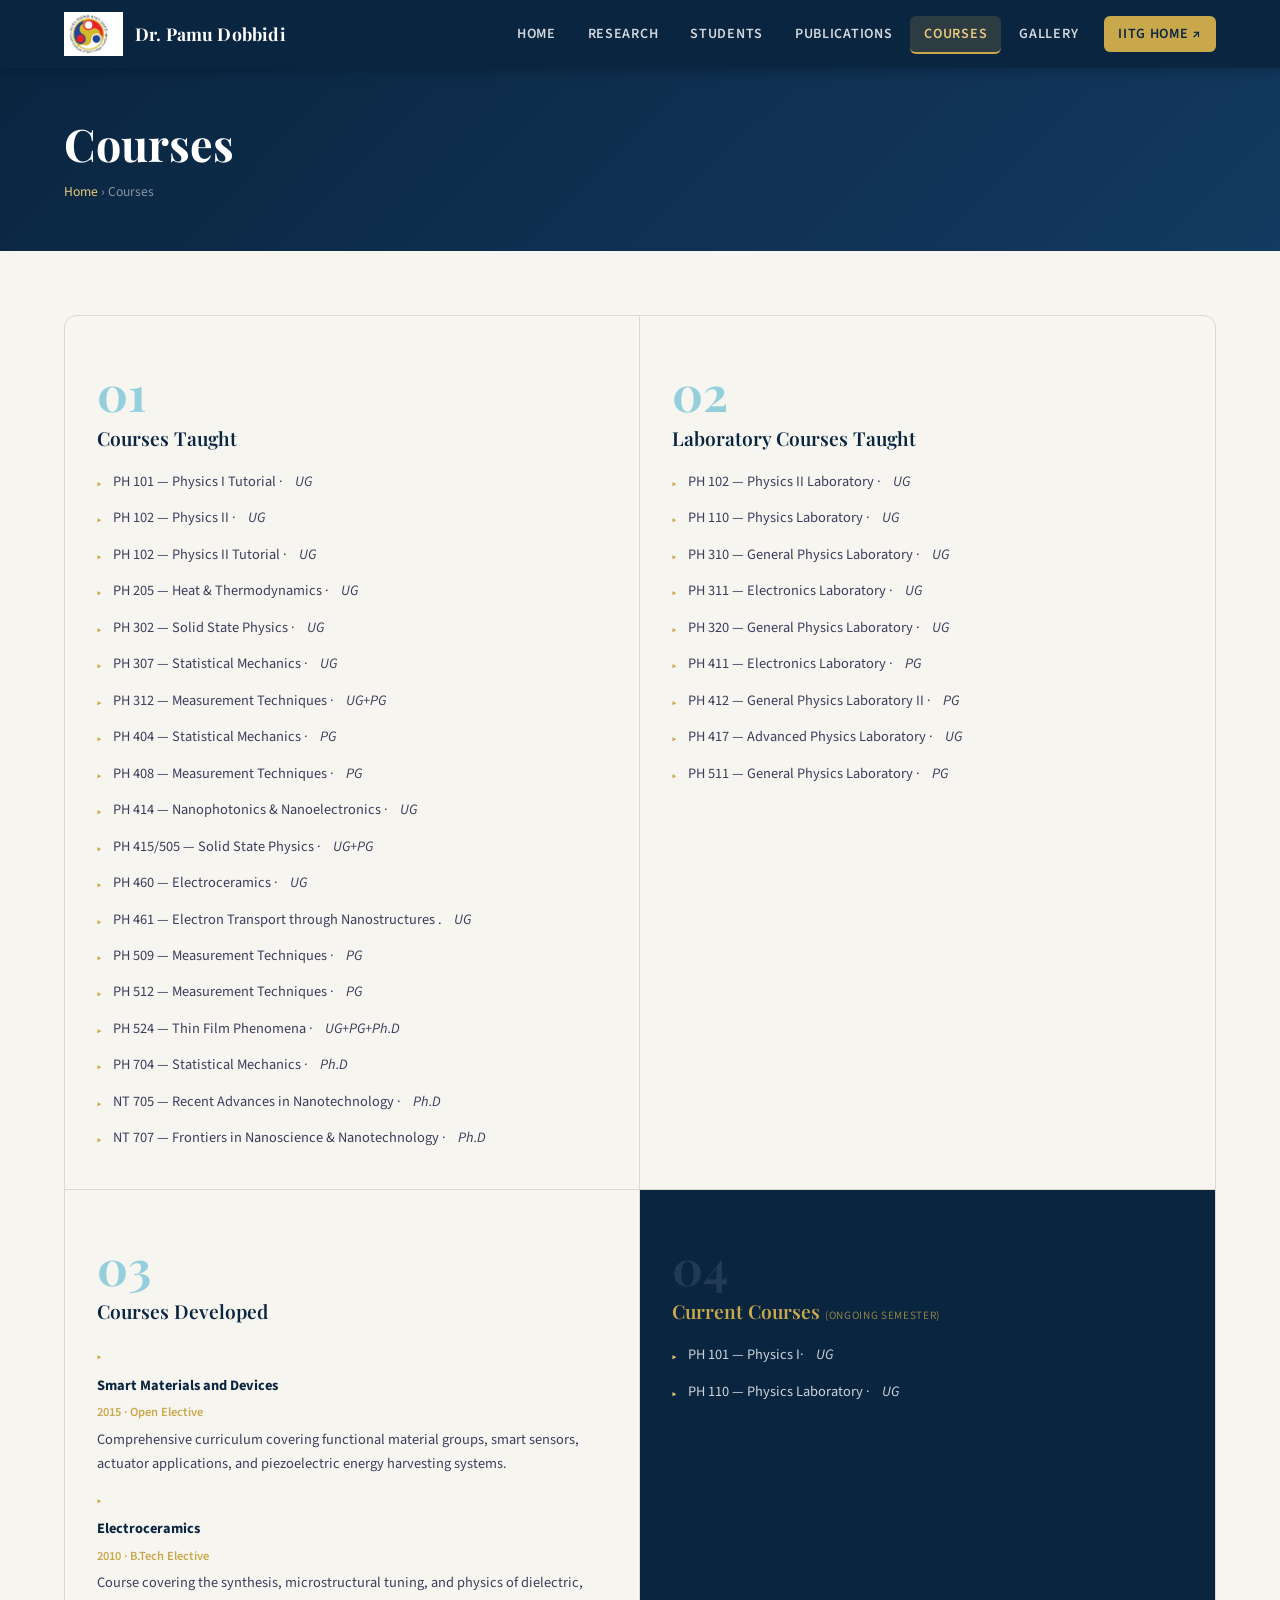
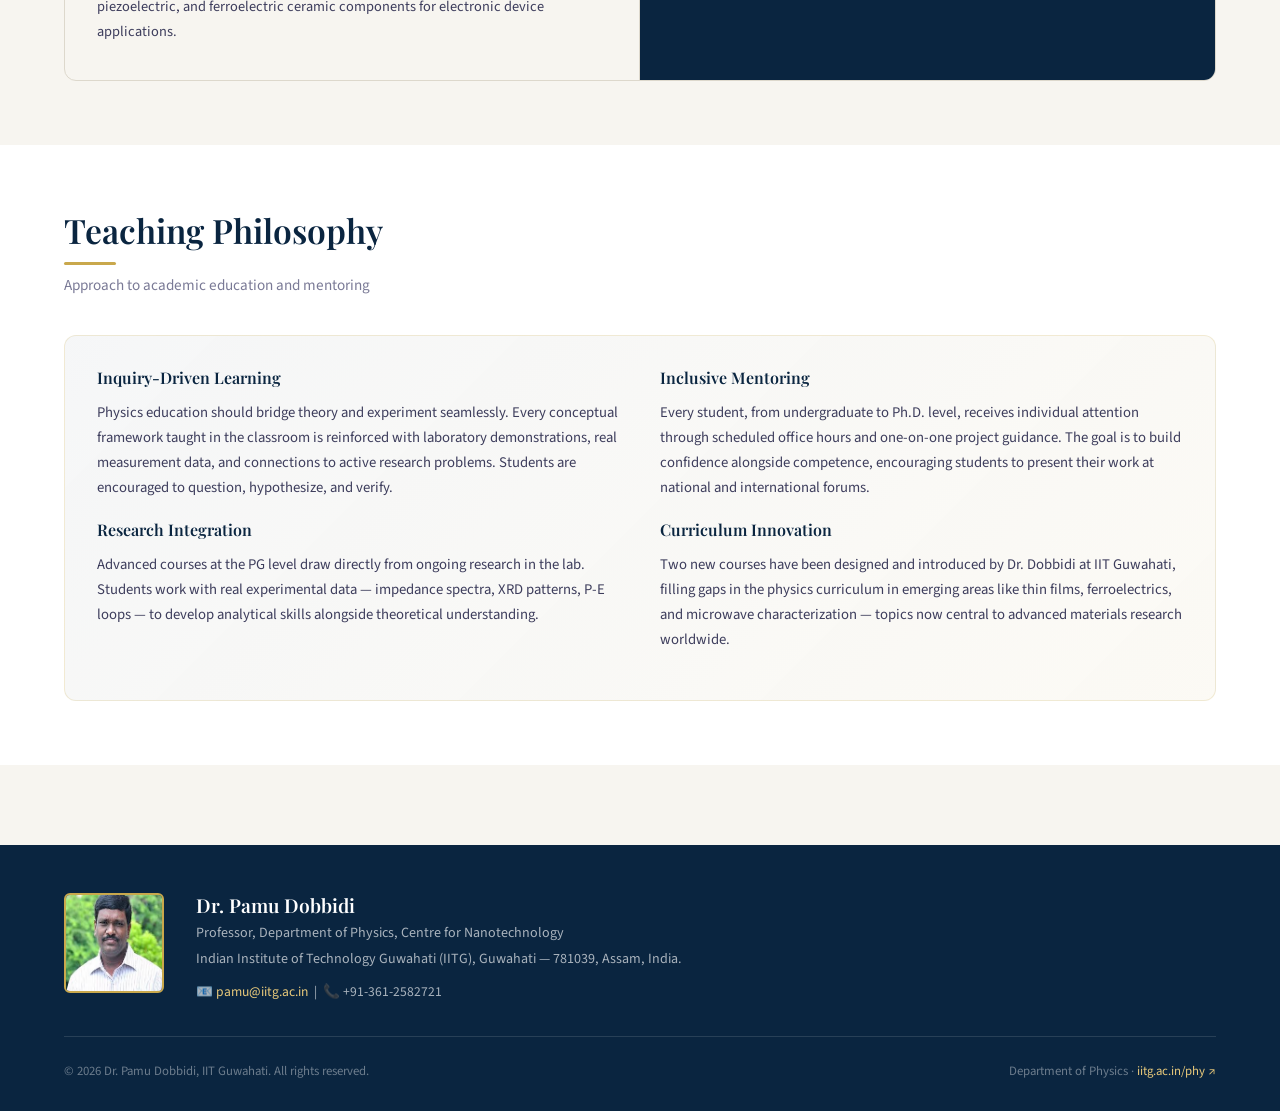
<file: courses.html>
<!DOCTYPE html>
<html lang="en">

<head>
  <meta charset="UTF-8" />
  <meta name="viewport" content="width=device-width, initial-scale=1.0" />
  <title>Courses | Dr. Pamu Dobbidi | IIT Guwahati</title>
  <link rel="stylesheet" href="styles.css" />
  <link rel="icon" type="image/x-icon" href="Images/favicon.ico" />
  <link rel="icon" type="image/png" sizes="32x32" href="Images/favicon-32x32.png" />
  <link rel="icon" type="image/png" sizes="16x16" href="Images/favicon-16x16.png" />
  <link rel="apple-touch-icon" sizes="180x180" href="Images/apple-touch-icon.png" />
</head>

<body>

  <!-- ═══ DESKTOP NAVBAR ═══ -->
  <nav class="navbar">
    <div class="container">
      <a href="index.html" class="nav-brand">
        <img src="Images/IITG_Logo.jpg" alt="IIT Guwahati Logo" />
        <span>Dr. Pamu Dobbidi</span>
      </a>
      <ul class="nav-links">
        <li><a href="index.html">Home</a></li>
        <li><a href="research.html">Research</a></li>
        <li><a href="students.html">Students</a></li>
        <li><a href="publications.html">Publications</a></li>
        <li><a href="courses.html" class="active">Courses</a></li>
        <li><a href="gallery.html">Gallery</a></li>
        <li><a href="https://www.iitg.ac.in/" target="_blank" class="external-link">IITG Home ↗</a></li>
      </ul>
    </div>
  </nav>

  <!-- ═══ MOBILE HEADER ═══ -->
  <header class="mobile-header">
    <span class="brand-title">Courses</span>
    <button class="hamburger" id="hamburgerBtn" aria-label="Open menu">
      <span></span><span></span><span></span>
    </button>
  </header>
  <div class="drawer-overlay" id="drawerOverlay"></div>
  <nav class="side-drawer" id="sideDrawer">
    <div class="drawer-header">
      <img src="Images/IITG_Logo.jpg" alt="IIT Guwahati" class="drawer-logo" />
      <button class="drawer-close" id="drawerClose">✕</button>
    </div>
    <div class="drawer-nav">
      <a href="index.html">Home</a>
      <a href="research.html">Research</a>
      <a href="students.html">Students</a>
      <a href="publications.html">Publications</a>
      <a href="courses.html" class="active">Courses</a>
      <a href="gallery.html">Gallery</a>
      <a href="https://www.iitg.ac.in/" target="_blank" class="drawer-external">IITG Home ↗</a>
    </div>
  </nav>

  <!-- PAGE BANNER -->
  <div class="page-banner">
    <div class="container">
      <h1>Courses</h1>
      <div class="breadcrumb"><a href="index.html">Home</a> › Courses</div>
    </div>
  </div>

  <!-- ═══ 4-QUADRANT LAYOUT ═══ -->
  <section class="section">
    <div class="container">
      <div class="quadrant-grid">

        <!-- Q1: Courses Taught -->
        <div class="quadrant">
          <div class="quadrant-num">01</div>
          <h3>Courses Taught</h3>
          <div class="course-list">
            <div class="course-item">PH 101 — Physics I Tutorial · <em>UG</em></div>
            <div class="course-item">PH 102 — Physics II · <em>UG</em></div>
            <div class="course-item">PH 102 — Physics II Tutorial · <em>UG</em></div>
            <div class="course-item">PH 205 — Heat &amp; Thermodynamics · <em>UG</em></div>
            <div class="course-item">PH 302 — Solid State Physics · <em>UG</em></div>
            <div class="course-item">PH 307 — Statistical Mechanics · <em>UG</em></div>
            <div class="course-item">PH 312 — Measurement Techniques · <em>UG+PG</em></div>
            <div class="course-item">PH 404 — Statistical Mechanics · <em>PG</em></div>
            <div class="course-item">PH 408 — Measurement Techniques · <em>PG</em></div>
            <div class="course-item">PH 414 — Nanophotonics &amp; Nanoelectronics · <em>UG</em></div>
            <div class="course-item">PH 415/505 — Solid State Physics · <em>UG+PG</em></div>
            <div class="course-item">PH 460 — Electroceramics · <em>UG</em></div>
            <div class="course-item">PH 461 — Electron Transport through Nanostructures . <em>UG</em></div>
            <div class="course-item">PH 509 — Measurement Techniques · <em>PG</em></div>
            <div class="course-item">PH 512 — Measurement Techniques · <em>PG</em></div>
            <div class="course-item">PH 524 — Thin Film Phenomena · <em>UG+PG+Ph.D</em></div>
            <div class="course-item">PH 704 — Statistical Mechanics · <em>Ph.D</em></div>
            <div class="course-item">NT 705 — Recent Advances in Nanotechnology · <em>Ph.D</em></div>
            <div class="course-item">NT 707 — Frontiers in Nanoscience &amp; Nanotechnology · <em>Ph.D</em></div>
          </div>
        </div>

        <!-- Q2: Lab Courses -->
        <div class="quadrant">
          <div class="quadrant-num">02</div>
          <h3>Laboratory Courses Taught</h3>
          <div class="course-list">
            <div class="course-item">PH 102 — Physics II Laboratory · <em>UG</em></div>
            <div class="course-item">PH 110 — Physics Laboratory · <em>UG</em></div>
            <div class="course-item">PH 310 — General Physics Laboratory · <em>UG</em></div>
            <div class="course-item">PH 311 — Electronics Laboratory · <em>UG</em></div>
            <div class="course-item">PH 320 — General Physics Laboratory · <em>UG</em></div>
            <div class="course-item">PH 411 — Electronics Laboratory · <em>PG</em></div>
            <div class="course-item">PH 412 — General Physics Laboratory II · <em>PG</em></div>
            <div class="course-item">PH 417 — Advanced Physics Laboratory · <em>UG</em></div>
            <div class="course-item">PH 511 — General Physics Laboratory · <em>PG</em></div>
          </div>
        </div>

        <!-- Q3: Courses Developed -->
        <div class="quadrant">
          <div class="quadrant-num">03</div>
          <h3>Courses Developed</h3>
          <div class="course-list">

            <div class="course-item" style="flex-direction: column; align-items: flex-start; gap: 4px;">
              <strong style="color: var(--iitg-blue);">Smart Materials and Devices</strong>
              <span style="font-size:0.78rem; color: var(--accent-gold); font-weight:600;">2015 · Open Elective</span>
              <span>Comprehensive curriculum covering functional material groups, smart sensors, actuator applications,
                and piezoelectric energy harvesting systems.</span>
            </div>

            <div class="course-item" style="flex-direction: column; align-items: flex-start; gap: 4px;">
              <strong style="color: var(--iitg-blue);">Electroceramics</strong>
              <span style="font-size:0.78rem; color: var(--accent-gold); font-weight:600;">2010 · B.Tech Elective</span>
              <span>Course covering the synthesis, microstructural tuning, and physics of dielectric, piezoelectric, and
                ferroelectric ceramic components for electronic device applications.</span>
            </div>

          </div>
        </div>
        <!-- Q4: Current Courses (highlighted) -->

        <div class="quadrant current-q">
          <div class="quadrant-num">04</div>
          <h3>Current Courses <span
              style="font-family:var(--font-body);font-size:0.7rem;font-weight:400;letter-spacing:0.06em;text-transform:uppercase;opacity:0.7;">(Ongoing
              Semester)</span></h3>
          <div class="course-list">
            <div class="course-item">PH 101 — Physics I· <em>UG</em></div>
            <div class="course-item">PH 110 — Physics Laboratory · <em>UG</em></div>
          </div>
        </div>

      </div>
    </div>
  </section>

  <!-- ═══ TEACHING PHILOSOPHY ═══ -->
  <section class="section" style="background: var(--bg-white);">
    <div class="container">
      <h2 class="section-title">Teaching Philosophy</h2>
      <p class="section-sub">Approach to academic education and mentoring</p>
      <div class="highlight-box">
        <div class="two-col">
          <div>
            <h4 style="color:var(--iitg-blue); margin-bottom:12px;">Inquiry-Driven Learning</h4>
            <p style="font-size:0.92rem;">Physics education should bridge theory and experiment seamlessly. Every
              conceptual framework taught in the classroom is reinforced with laboratory demonstrations, real
              measurement data, and connections to active research problems. Students are encouraged to question,
              hypothesize, and verify.</p>
            <h4 style="color:var(--iitg-blue); margin-bottom:12px; margin-top:20px;">Research Integration</h4>
            <p style="font-size:0.92rem;">Advanced courses at the PG level draw directly from ongoing research in the
              lab. Students work with real experimental data — impedance spectra, XRD patterns, P-E loops — to develop
              analytical skills alongside theoretical understanding.</p>
          </div>
          <div>
            <h4 style="color:var(--iitg-blue); margin-bottom:12px;">Inclusive Mentoring</h4>
            <p style="font-size:0.92rem;">Every student, from undergraduate to Ph.D. level, receives individual
              attention through scheduled office hours and one-on-one project guidance. The goal is to build confidence
              alongside competence, encouraging students to present their work at national and international forums.</p>
            <h4 style="color:var(--iitg-blue); margin-bottom:12px; margin-top:20px;">Curriculum Innovation</h4>
            <p style="font-size:0.92rem;">Two new courses have been designed and introduced by Dr. Dobbidi at IIT
              Guwahati, filling gaps in the physics curriculum in emerging areas like thin films, ferroelectrics, and
              microwave characterization — topics now central to advanced materials research worldwide.</p>
          </div>
        </div>
      </div>
    </div>
  </section>

  <!-- ═══ FOOTER ═══ -->
  <footer class="site-footer">
    <div class="container">
      <div class="footer-inner">
        <img src="Images/Pamu.jpg" alt="Dr. Pamu Dobbidi" class="footer-photo" />
        <div class="footer-info">
          <h3>Dr. Pamu Dobbidi</h3>
          <p>Professor, Department of Physics, Centre for Nanotechnology <br />
            Indian Institute of Technology Guwahati (IITG), Guwahati — 781039, Assam, India.</p>
          <p class="contact-line">
            📧 <a href="mailto:pamu@iitg.ac.in">pamu@iitg.ac.in</a> &nbsp;|&nbsp; 📞 +91-361-2582721
          </p>
        </div>
      </div>
      <div class="footer-bottom">
        <span>© 2026 Dr. Pamu Dobbidi, IIT Guwahati. All rights reserved.</span>
        <span>Department of Physics · <a href="https://www.iitg.ac.in/phy/" target="_blank"
            style="color:var(--accent-gold-lt);">iitg.ac.in/phy ↗</a></span>
      </div>
    </div>
  </footer>
  <script>
    const hamburger = document.getElementById('hamburgerBtn');
    const drawer = document.getElementById('sideDrawer');
    const overlay = document.getElementById('drawerOverlay');
    const closeBtn = document.getElementById('drawerClose');
    hamburger.addEventListener('click', () => { drawer.classList.add('is-open'); overlay.classList.add('is-open'); document.body.style.overflow = 'hidden'; });
    function close() { drawer.classList.remove('is-open'); overlay.classList.remove('is-open'); document.body.style.overflow = ''; }
    closeBtn.addEventListener('click', close);
    overlay.addEventListener('click', close);
  </script>
</body>

</html>
</file>
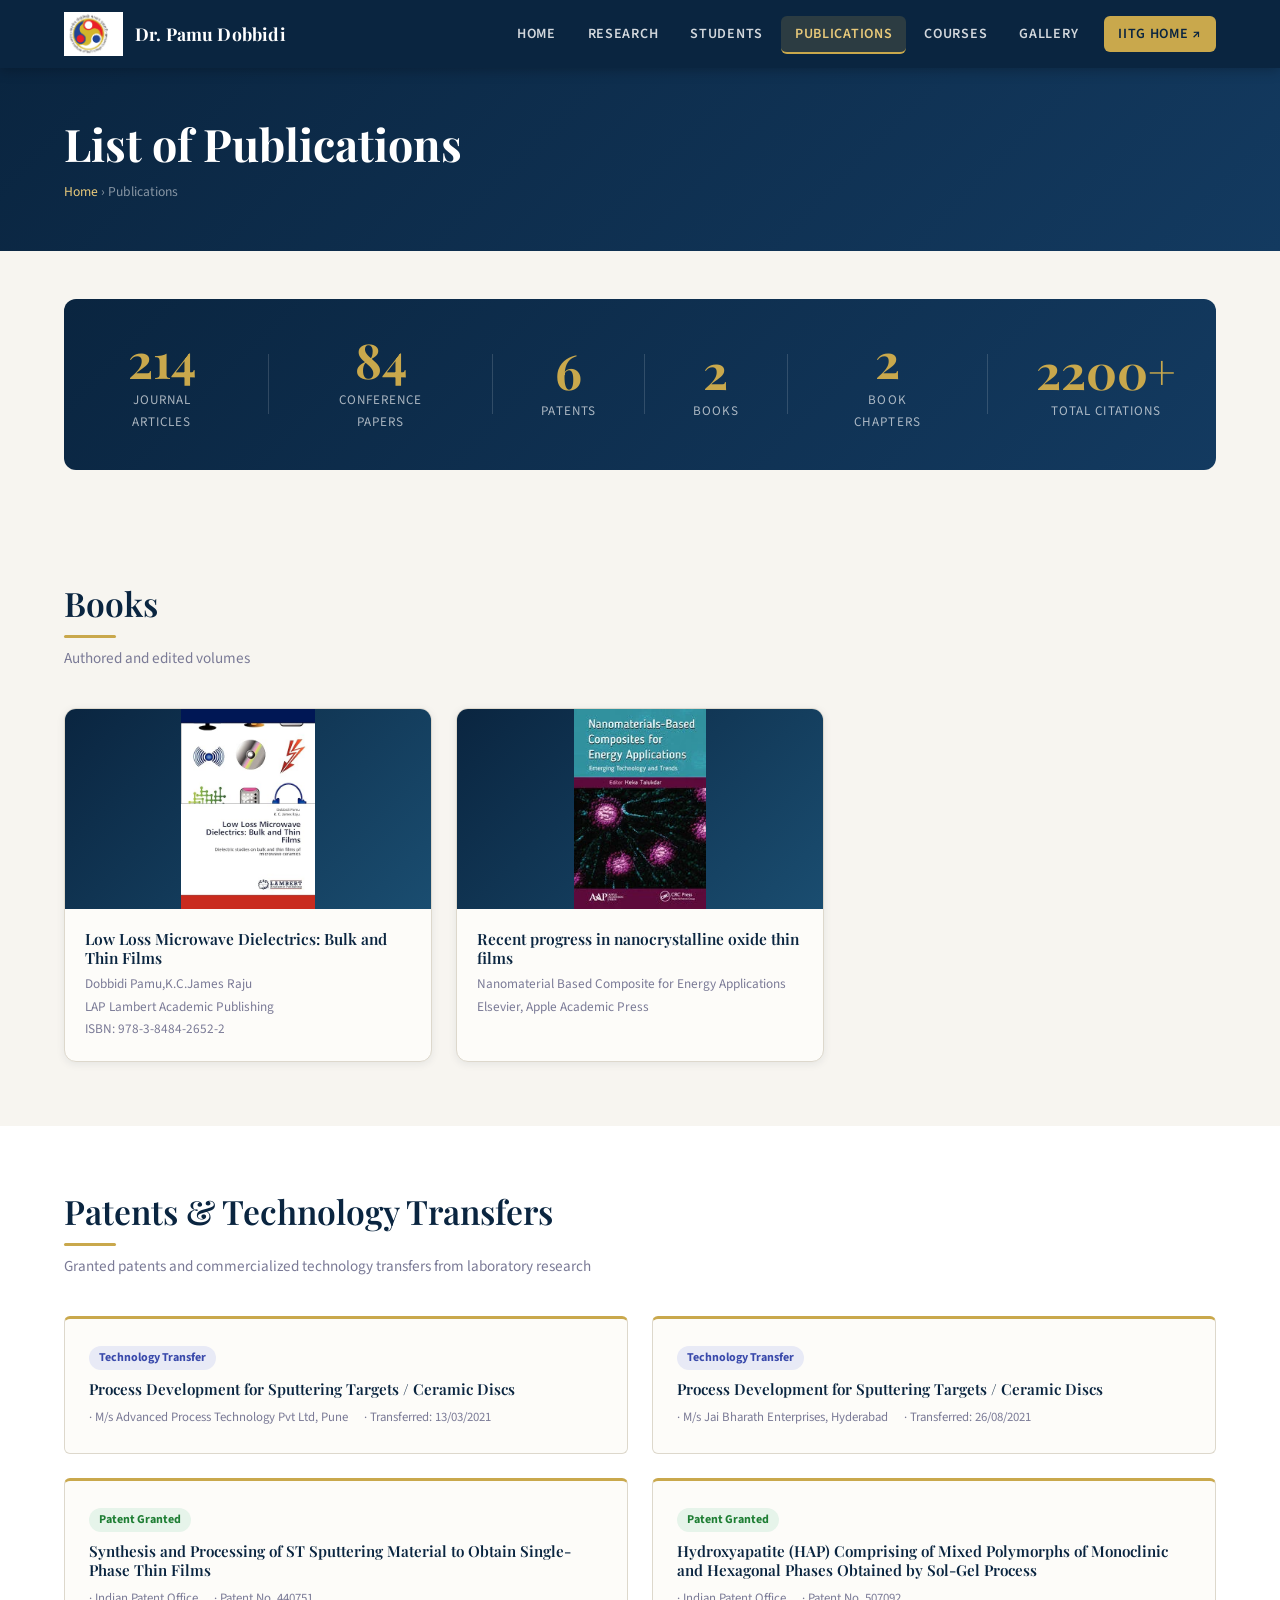
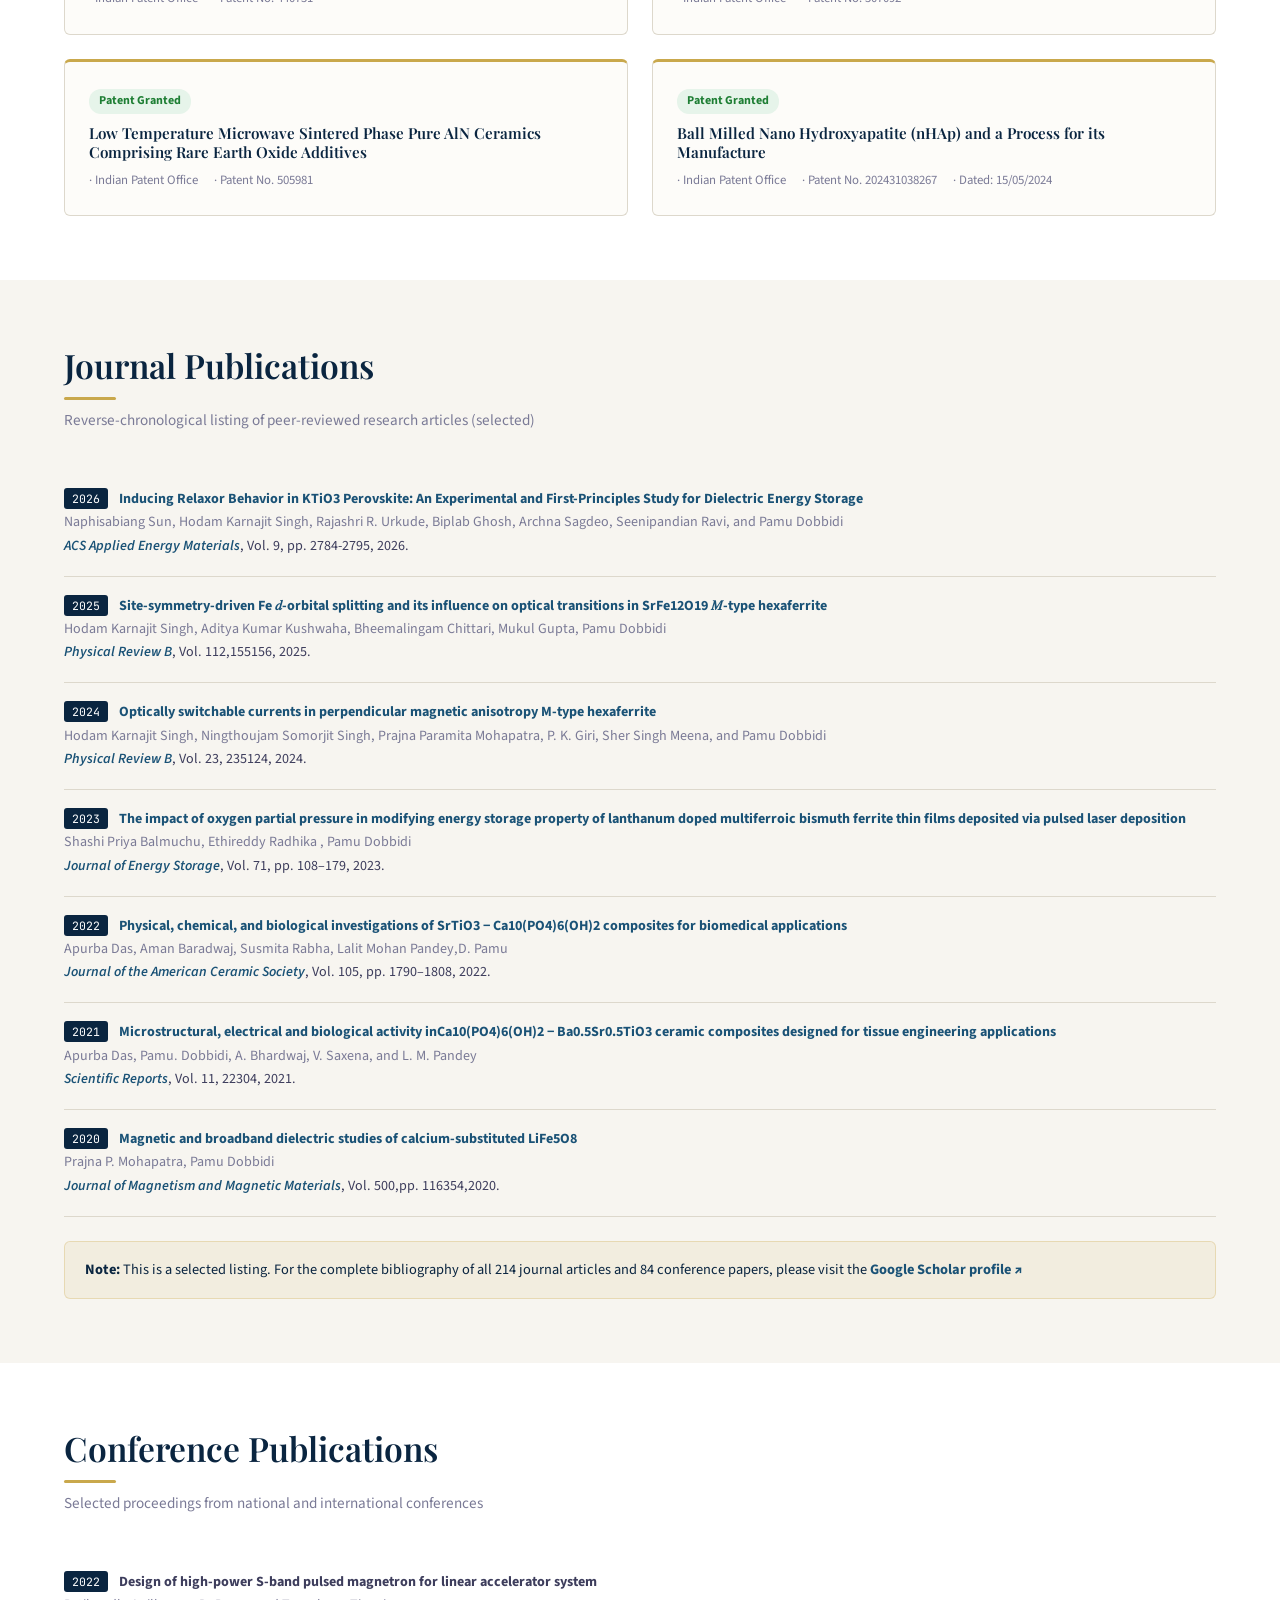
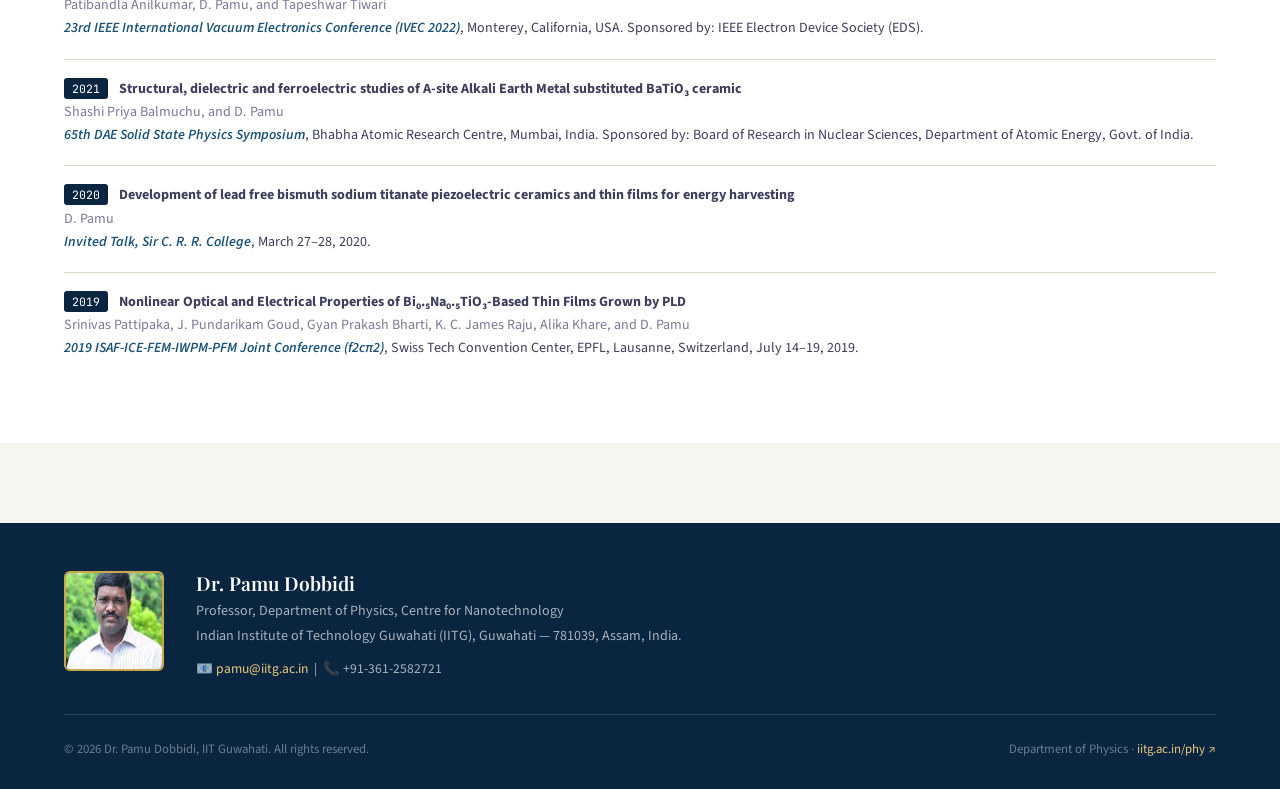
<file: publications.html>
<!DOCTYPE html>
<html lang="en">

<head>
  <meta charset="UTF-8" />
  <meta name="viewport" content="width=device-width, initial-scale=1.0" />
  <title>Publications | Dr. Pamu Dobbidi | IIT Guwahati</title>
  <link rel="stylesheet" href="styles.css" />
  <link rel="icon" type="image/x-icon" href="Images/favicon.ico" />
  <link rel="icon" type="image/png" sizes="32x32" href="Images/favicon-32x32.png" />
  <link rel="icon" type="image/png" sizes="16x16" href="Images/favicon-16x16.png" />
  <link rel="apple-touch-icon" sizes="180x180" href="Images/apple-touch-icon.png" />
</head>

<body>

  <!-- ═══ DESKTOP NAVBAR ═══ -->
  <nav class="navbar">
    <div class="container">
      <a href="index.html" class="nav-brand">
        <img src="Images/IITG_Logo.jpg" alt="IIT Guwahati Logo" />
        <span>Dr. Pamu Dobbidi</span>
      </a>
      <ul class="nav-links">
        <li><a href="index.html">Home</a></li>
        <li><a href="research.html">Research</a></li>
        <li><a href="students.html">Students</a></li>
        <li><a href="publications.html" class="active">Publications</a></li>
        <li><a href="courses.html">Courses</a></li>
        <li><a href="gallery.html">Gallery</a></li>
        <li><a href="https://www.iitg.ac.in/" target="_blank" class="external-link">IITG Home ↗</a></li>
      </ul>
    </div>
  </nav>

  <!-- ═══ MOBILE HEADER ═══ -->
  <header class="mobile-header">
    <span class="brand-title">Publications</span>
    <button class="hamburger" id="hamburgerBtn" aria-label="Open menu">
      <span></span><span></span><span></span>
    </button>
  </header>
  <div class="drawer-overlay" id="drawerOverlay"></div>
  <nav class="side-drawer" id="sideDrawer">
    <div class="drawer-header">
      <img src="Images/IITG_Logo.jpg" alt="IIT Guwahati" class="drawer-logo" />
      <button class="drawer-close" id="drawerClose">✕</button>
    </div>
    <div class="drawer-nav">
      <a href="index.html">Home</a>
      <a href="research.html">Research</a>
      <a href="students.html">Students</a>
      <a href="publications.html" class="active">Publications</a>
      <a href="courses.html">Courses</a>
      <a href="gallery.html">Gallery</a>
      <a href="https://www.iitg.ac.in/" target="_blank" class="drawer-external">IITG Home ↗</a>
    </div>
  </nav>

  <!-- PAGE BANNER -->
  <div class="page-banner">
    <div class="container">
      <h1>List of Publications</h1>
      <div class="breadcrumb"><a href="index.html">Home</a> › Publications</div>
    </div>
  </div>

  <!-- ═══ METRICS BANNER ═══ -->
  <section style="padding: 48px 0 0;">
    <div class="container">
      <div class="metrics-banner">
        <div class="metric-item">
          <div class="metric-num">214</div>
          <div class="metric-label">Journal Articles</div>
        </div>
        <div class="metric-divider"></div>
        <div class="metric-item">
          <div class="metric-num">84</div>
          <div class="metric-label">Conference Papers</div>
        </div>
        <div class="metric-divider"></div>
        <div class="metric-item">
          <div class="metric-num">6</div>
          <div class="metric-label">Patents</div>
        </div>
        <div class="metric-divider"></div>
        <div class="metric-item">
          <div class="metric-num">2</div>
          <div class="metric-label">Books</div>
        </div>
        <div class="metric-divider"></div>
        <div class="metric-item">
          <div class="metric-num">2</div>
          <div class="metric-label">Book Chapters</div>
        </div>
        <div class="metric-divider"></div>
        <div class="metric-item">
          <div class="metric-num">2200+</div>
          <div class="metric-label">Total Citations</div>
        </div>
      </div>
    </div>
  </section>

  <!-- ═══ BOOKS ═══ -->
  <section class="section">
    <div class="container">
      <h2 class="section-title">Books</h2>
      <p class="section-sub">Authored and edited volumes</p>
      <div class="grid-3">

        <a href="https://www.researchgate.net/publication/235969608_Low_Loss_Microwave_Dielectrics_Bulk_and_Thin_Films"
          target="_blank" class="book-card">
          <div class="book-cover">
            <img src="Images/LowLossBook.jpg" alt="Low Loss Microwave Dielectrics: Bulk and Thin Films"
              style="width: 150px;height:200px;object-fit:contain;"
              onerror="this.style.display='none';this.parentElement.innerHTML='📚';" />
          </div>
          <div class="book-info">
            <h4>Low Loss Microwave Dielectrics: Bulk and Thin Films</h4>
            <p>Dobbidi Pamu,K.C.James Raju<br>LAP Lambert Academic Publishing<br />ISBN: 978-3-8484-2652-2</p>
          </div>
        </a>

        <a href="https://www.taylorfrancis.com/chapters/edit/10.1201/9780429265051-2/recent-progress-nanocrystalline-oxide-thin-films-pallabi-gogoi-pamu-robindro-singh?context=ubx"
          target="_blank" class="book-card">
          <div class="book-cover">
            <img src="Images/NanoMaterialBook.jpg" alt="Recent progress in nanocrystalline oxide thin films"
              style="width:150px;height:200px;object-fit:contain;"
              onerror="this.style.display='none';this.parentElement.innerHTML='📕';" />
          </div>
          <div class="book-info">
            <h4>Recent progress in nanocrystalline oxide thin films</h4>
            <p>Nanomaterial Based Composite for Energy Applications<br />Elsevier, Apple Academic Press</p>
          </div>
        </a>

      </div>
    </div>
  </section>

  <!-- ═══ PATENTS ═══ -->
  <section class="section" style="background: var(--bg-white);">
    <div class="container">
      <h2 class="section-title">Patents &amp; Technology Transfers</h2>
      <p class="section-sub">Granted patents and commercialized technology transfers from laboratory research</p>
      <div class="grid-2">

        <div class="patent-card">
          <span class="status-badge completed" style="margin-bottom:10px;">Technology Transfer</span>
          <h4>Process Development for Sputtering Targets / Ceramic Discs</h4>
          <div class="meta">
            <span>M/s Advanced Process Technology Pvt Ltd, Pune</span>
            <span>Transferred: 13/03/2021</span>
          </div>
        </div>

        <div class="patent-card">
          <span class="status-badge completed" style="margin-bottom:10px;">Technology Transfer</span>
          <h4>Process Development for Sputtering Targets / Ceramic Discs</h4>
          <div class="meta">
            <span>M/s Jai Bharath Enterprises, Hyderabad</span>
            <span>Transferred: 26/08/2021</span>
          </div>
        </div>

        <div class="patent-card">
          <span class="status-badge ongoing" style="margin-bottom:10px;">Patent Granted</span>
          <h4>Synthesis and Processing of ST Sputtering Material to Obtain Single-Phase Thin Films</h4>
          <div class="meta">
            <span>Indian Patent Office</span>
            <span>Patent No. 440751</span>
          </div>
        </div>

        <div class="patent-card">
          <span class="status-badge ongoing" style="margin-bottom:10px;">Patent Granted</span>
          <h4>Hydroxyapatite (HAP) Comprising of Mixed Polymorphs of Monoclinic and Hexagonal Phases Obtained by Sol-Gel
            Process</h4>
          <div class="meta">
            <span>Indian Patent Office</span>
            <span>Patent No. 507092</span>
          </div>
        </div>

        <div class="patent-card">
          <span class="status-badge ongoing" style="margin-bottom:10px;">Patent Granted</span>
          <h4>Low Temperature Microwave Sintered Phase Pure AlN Ceramics Comprising Rare Earth Oxide Additives</h4>
          <div class="meta">
            <span>Indian Patent Office</span>
            <span>Patent No. 505981</span>
          </div>
        </div>

        <div class="patent-card">
          <span class="status-badge ongoing" style="margin-bottom:10px;">Patent Granted</span>
          <h4>Ball Milled Nano Hydroxyapatite (nHAp) and a Process for its Manufacture</h4>
          <div class="meta">
            <span>Indian Patent Office</span>
            <span>Patent No. 202431038267</span>
            <span>Dated: 15/05/2024</span>
          </div>
        </div>

      </div>
    </div>
  </section>

  <!-- ═══ JOURNAL PUBLICATIONS ═══ -->
  <section class="section">
    <div class="container">
      <h2 class="section-title">Journal Publications</h2>
      <p class="section-sub">Reverse-chronological listing of peer-reviewed research articles (selected)</p>

      <div class="pub-entry">
        <span class="year-badge">2026</span>
        <strong><a href="https://pubs.acs.org/doi/10.1021/acsaem.5c04029" target="_blank">Inducing Relaxor Behavior in
            KTiO3 Perovskite: An Experimental and First-Principles Study for Dielectric Energy
            Storage</a></strong><br />
        <span class="authors"> Naphisabiang Sun, Hodam Karnajit Singh, Rajashri R. Urkude, Biplab Ghosh, Archna Sagdeo,
          Seenipandian Ravi, and Pamu Dobbidi</span><br />
        <span class="journal">ACS Applied Energy Materials</span>, Vol. 9, pp. 2784-2795, 2026.
      </div>

      <div class="pub-entry">
        <span class="year-badge">2025</span>
        <strong><a href="https://journals.aps.org/prb/abstract/10.1103/b61m-nw6m" target="_blank">Site-symmetry-driven Fe 𝑑-orbital splitting and its influence on optical transitions in SrFe12⁢O19 𝑀-type hexaferrite</a></strong><br />
        <span class="authors">Hodam Karnajit Singh, Aditya Kumar Kushwaha, Bheemalingam Chittari, Mukul Gupta, Pamu Dobbidi</span><br />
        <span class="journal">Physical Review B</span>, Vol. 112,155156, 2025.
      </div>

      <div class="pub-entry">
        <span class="year-badge">2024</span>
        <strong><a href="https://journals.aps.org/prb/abstract/10.1103/PhysRevB.110.235124">Optically switchable
            currents in perpendicular magnetic anisotropy M-type hexaferrite</a></strong><br />
        <span class="authors">Hodam Karnajit Singh, Ningthoujam Somorjit Singh, Prajna Paramita Mohapatra, P. K. Giri,
          Sher Singh Meena, and Pamu Dobbidi</span><br />
        <span class="journal">Physical Review B</span>, Vol. 23, 235124, 2024.
      </div>

      <div class="pub-entry">
        <span class="year-badge">2023</span>
        <strong><a href="linkinghub.elsevier.com/retrieve/pii/S2352152X23015761">The impact of oxygen partial pressure
            in modifying energy storage property of lanthanum doped multiferroic bismuth ferrite thin films deposited
            via pulsed laser deposition</a> </strong><br />
        <span class="authors">Shashi Priya Balmuchu, Ethireddy Radhika , Pamu Dobbidi</span><br />
        <span class="journal">Journal of Energy Storage</span>, Vol. 71, pp. 108–179, 2023.
      </div>

      <div class="pub-entry">
        <span class="year-badge">2022</span>
        <strong><a href="https://ceramics.onlinelibrary.wiley.com/doi/10.1111/jace.17952">Physical, chemical, and
            biological investigations of SrTiO3 − Ca10(PO4)6(OH)2 composites for biomedical
            applications</a></strong><br />
        <span class="authors">Apurba Das, Aman Baradwaj, Susmita Rabha, Lalit Mohan Pandey,D. Pamu</span><br />
        <span class="journal">Journal of the American Ceramic Society</span>, Vol. 105, pp. 1790–1808, 2022.
      </div>

      <div class="pub-entry">
        <span class="year-badge">2021</span>
        <strong><a href="https://pmc.ncbi.nlm.nih.gov/articles/PMC8595382/">Microstructural, electrical and biological
            activity inCa10(PO4)6(OH)2 − Ba0.5Sr0.5TiO3 ceramic composites designed for tissue engineering
            applications</a></strong><br />
        <span class="authors">Apurba Das, Pamu. Dobbidi, A. Bhardwaj, V. Saxena, and L. M. Pandey</span><br />
        <span class="journal">Scientific Reports</span>, Vol. 11, 22304, 2021.
      </div>

      <div class="pub-entry">
        <span class="year-badge">2020</span>
        <strong><a href="https://www.sciencedirect.com/science/article/pii/S0304885319329956?via%3Dihub">Magnetic and
            broadband dielectric studies of calcium-substituted LiFe5O8</a></strong><br />
        <span class="authors">Prajna P. Mohapatra, Pamu Dobbidi</span><br />
        <span class="journal">Journal of Magnetism and Magnetic Materials</span>, Vol. 500,pp. 116354,2020.
      </div>

      <div style="margin-top:24px;" class="alert-box">
        <strong>Note:</strong> This is a selected listing. For the complete bibliography of all 214 journal articles and
        84 conference papers, please visit the <a href="https://scholar.google.com/citations?user=By0YvCYAAAAJ&hl=en"
          target="_blank"><strong>Google Scholar profile ↗</strong></a>
      </div>
    </div>
  </section>

  <!-- ═══ CONFERENCE PUBLICATIONS ═══ -->
  <section class="section" style="background: var(--bg-white);">
    <div class="container">
      <h2 class="section-title">Conference Publications</h2>
      <p class="section-sub">Selected proceedings from national and international conferences</p>

      <div class="pub-entry">
        <span class="year-badge">2022</span>
        <strong>Design of high-power S-band pulsed magnetron for linear accelerator system</strong><br />
        <span class="authors">Patibandla Anilkumar, D. Pamu, and Tapeshwar Tiwari</span><br />
        <span class="journal">23rd IEEE International Vacuum Electronics Conference (IVEC 2022)</span>, Monterey,
        California, USA. Sponsored by: IEEE Electron Device Society (EDS).
      </div>

      <div class="pub-entry">
        <span class="year-badge">2021</span>
        <strong>Structural, dielectric and ferroelectric studies of A-site Alkali Earth Metal substituted BaTiO₃
          ceramic</strong><br />
        <span class="authors">Shashi Priya Balmuchu, and D. Pamu</span><br />
        <span class="journal">65th DAE Solid State Physics Symposium</span>, Bhabha Atomic Research Centre, Mumbai,
        India. Sponsored by: Board of Research in Nuclear Sciences, Department of Atomic Energy, Govt. of India.
      </div>

      <div class="pub-entry">
        <span class="year-badge">2020</span>
        <strong>Development of lead free bismuth sodium titanate piezoelectric ceramics and thin films for energy
          harvesting</strong><br />
        <span class="authors">D. Pamu</span><br />
        <span class="journal">Invited Talk, Sir C. R. R. College</span>, March 27–28, 2020.
      </div>

      <div class="pub-entry">
        <span class="year-badge">2019</span>
        <strong>Nonlinear Optical and Electrical Properties of Bi₀.₅Na₀.₅TiO₃-Based Thin Films Grown by
          PLD</strong><br />
        <span class="authors">Srinivas Pattipaka, J. Pundarikam Goud, Gyan Prakash Bharti, K. C. James Raju, Alika
          Khare, and D. Pamu</span><br />
        <span class="journal">2019 ISAF-ICE-FEM-IWPM-PFM Joint Conference (f2cπ2)</span>, Swiss Tech Convention Center,
        EPFL, Lausanne, Switzerland, July 14–19, 2019.
      </div>

    </div>
  </section>
  <!-- ═══ FOOTER ═══ -->
  <footer class="site-footer">
    <div class="container">
      <div class="footer-inner">
        <img src="Images/Pamu.jpg" alt="Dr. Pamu Dobbidi" class="footer-photo" />
        <div class="footer-info">
          <h3>Dr. Pamu Dobbidi</h3>
          <p>Professor, Department of Physics, Centre for Nanotechnology <br />
            Indian Institute of Technology Guwahati (IITG), Guwahati — 781039, Assam, India.</p>
          <p class="contact-line">
            📧 <a href="mailto:pamu@iitg.ac.in">pamu@iitg.ac.in</a> &nbsp;|&nbsp; 📞 +91-361-2582721
          </p>
        </div>
      </div>
      <div class="footer-bottom">
        <span>© 2026 Dr. Pamu Dobbidi, IIT Guwahati. All rights reserved.</span>
        <span>Department of Physics · <a href="https://www.iitg.ac.in/phy/" target="_blank"
            style="color:var(--accent-gold-lt);">iitg.ac.in/phy ↗</a></span>
      </div>
    </div>
  </footer>

  <script>
    const hamburger = document.getElementById('hamburgerBtn');
    const drawer = document.getElementById('sideDrawer');
    const overlay = document.getElementById('drawerOverlay');
    const closeBtn = document.getElementById('drawerClose');
    hamburger.addEventListener('click', () => { drawer.classList.add('is-open'); overlay.classList.add('is-open'); document.body.style.overflow = 'hidden'; });
    function close() { drawer.classList.remove('is-open'); overlay.classList.remove('is-open'); document.body.style.overflow = ''; }
    closeBtn.addEventListener('click', close);
    overlay.addEventListener('click', close);
  </script>
</body>

</html>
</file>
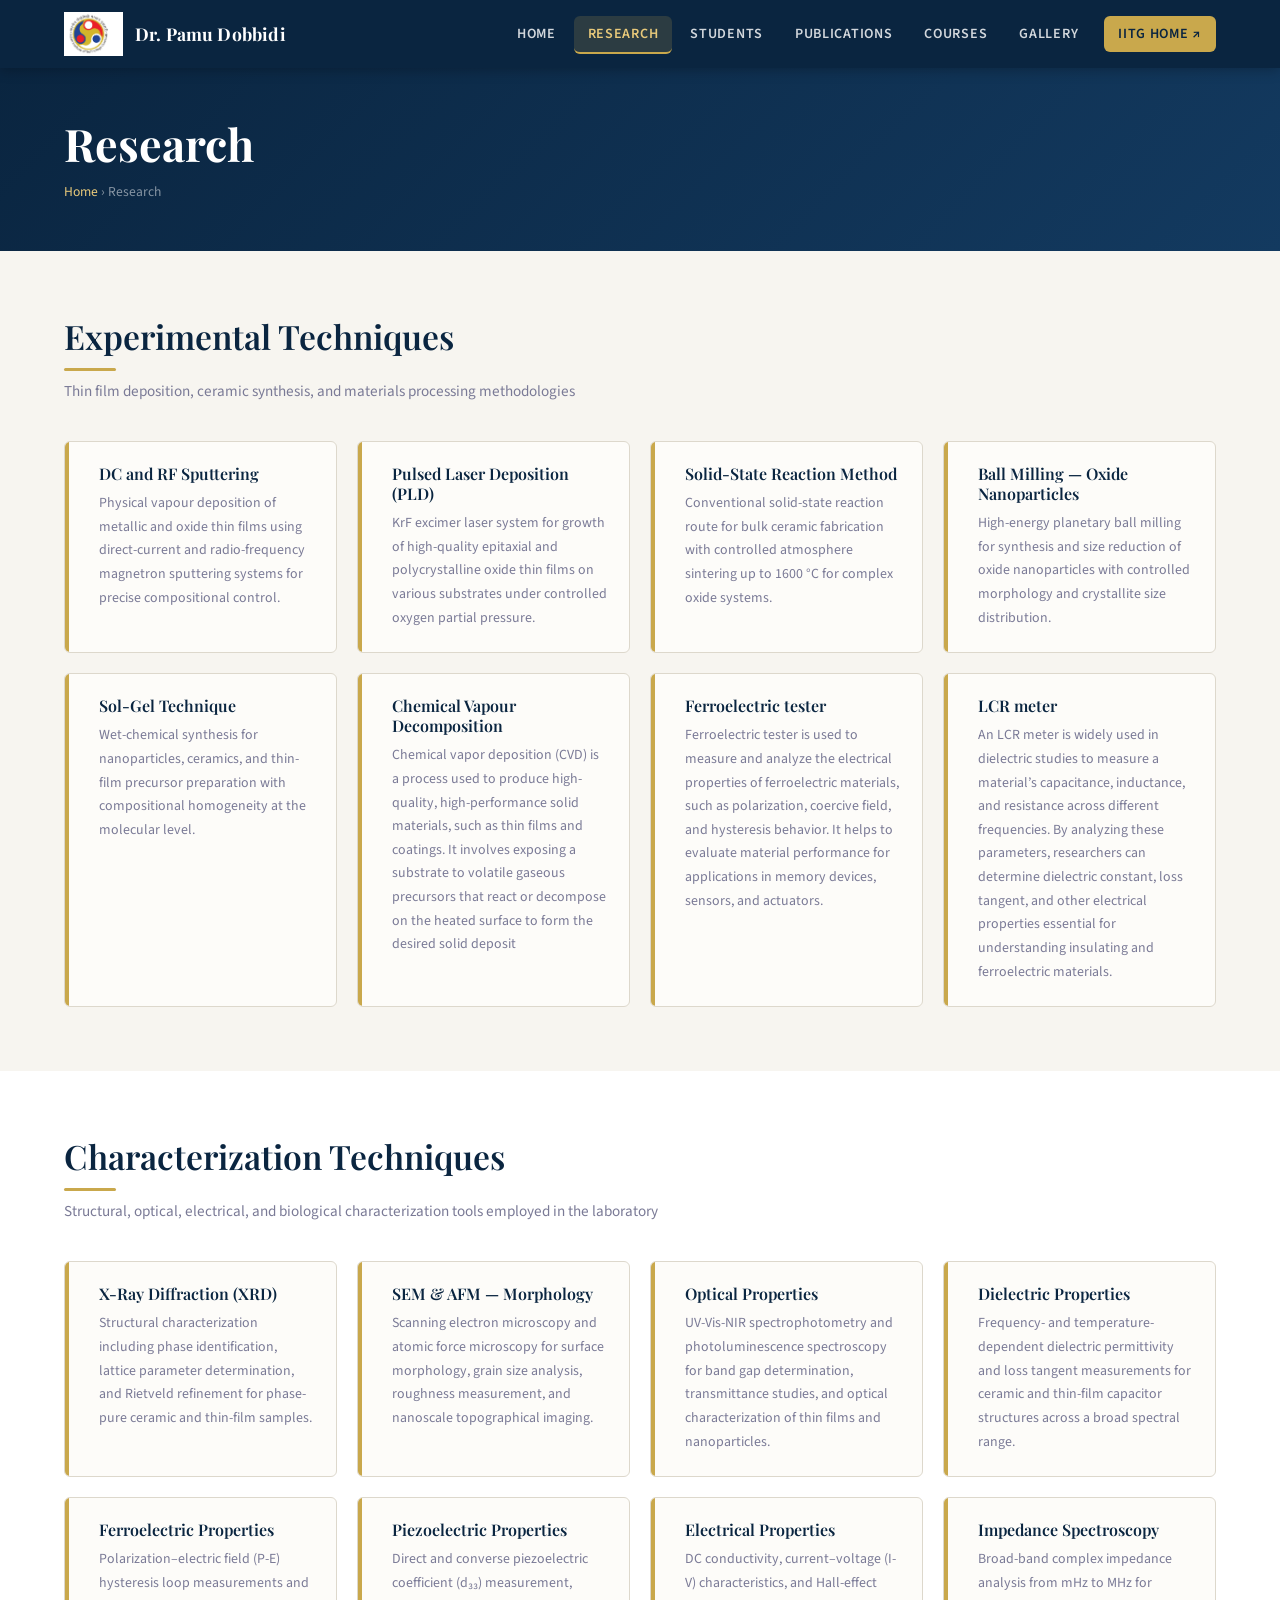
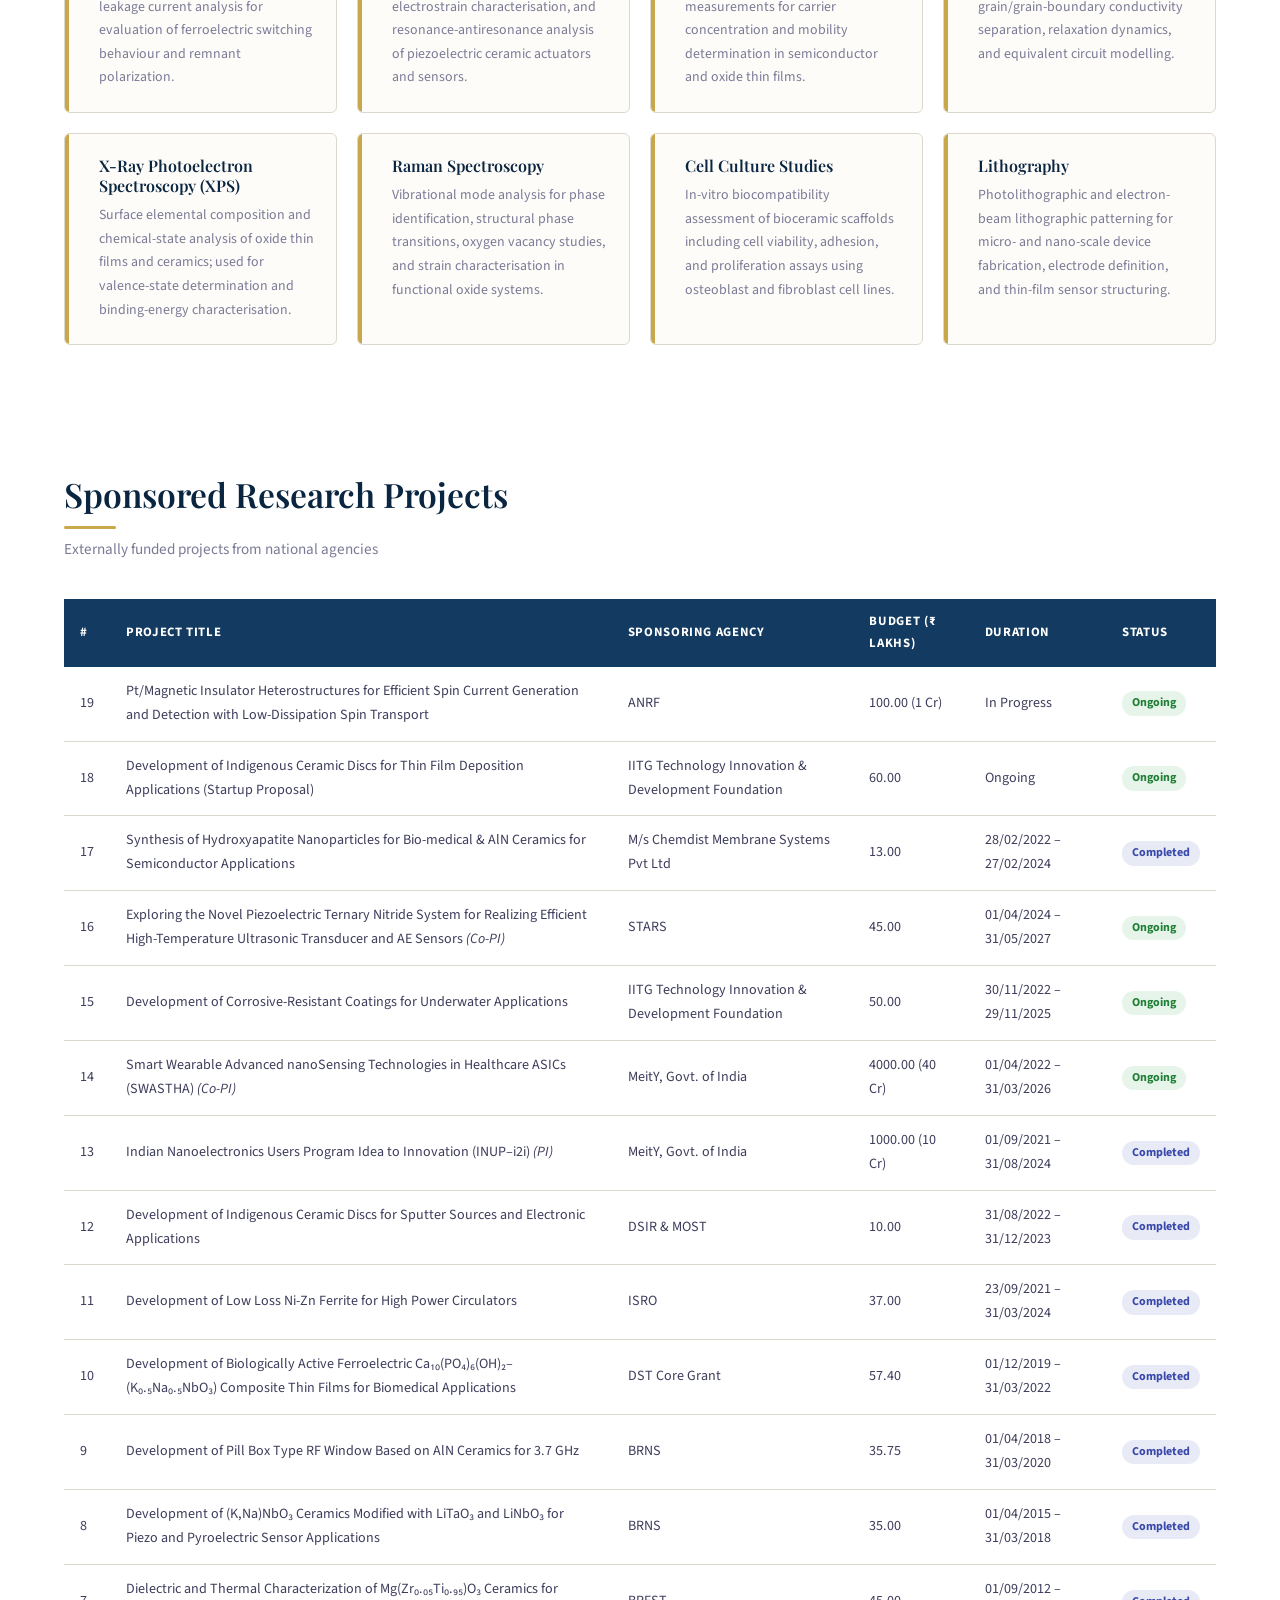
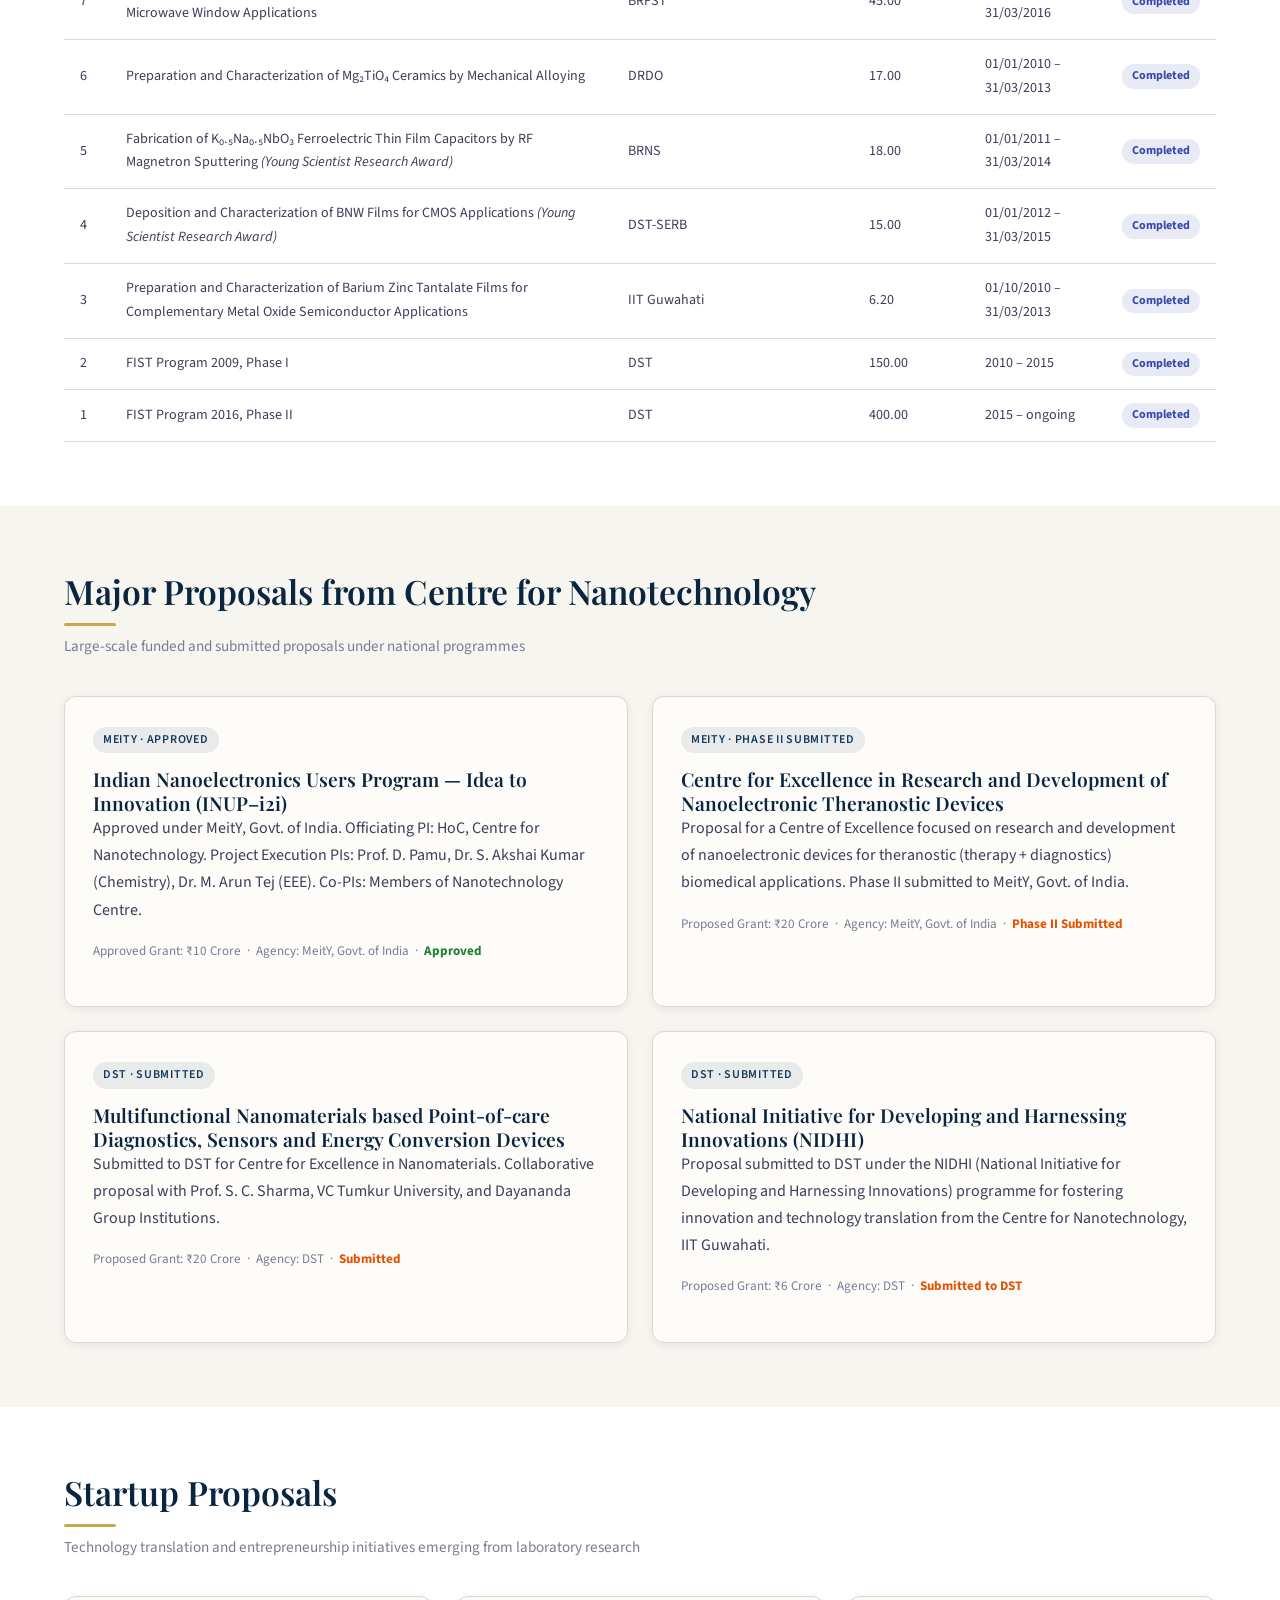
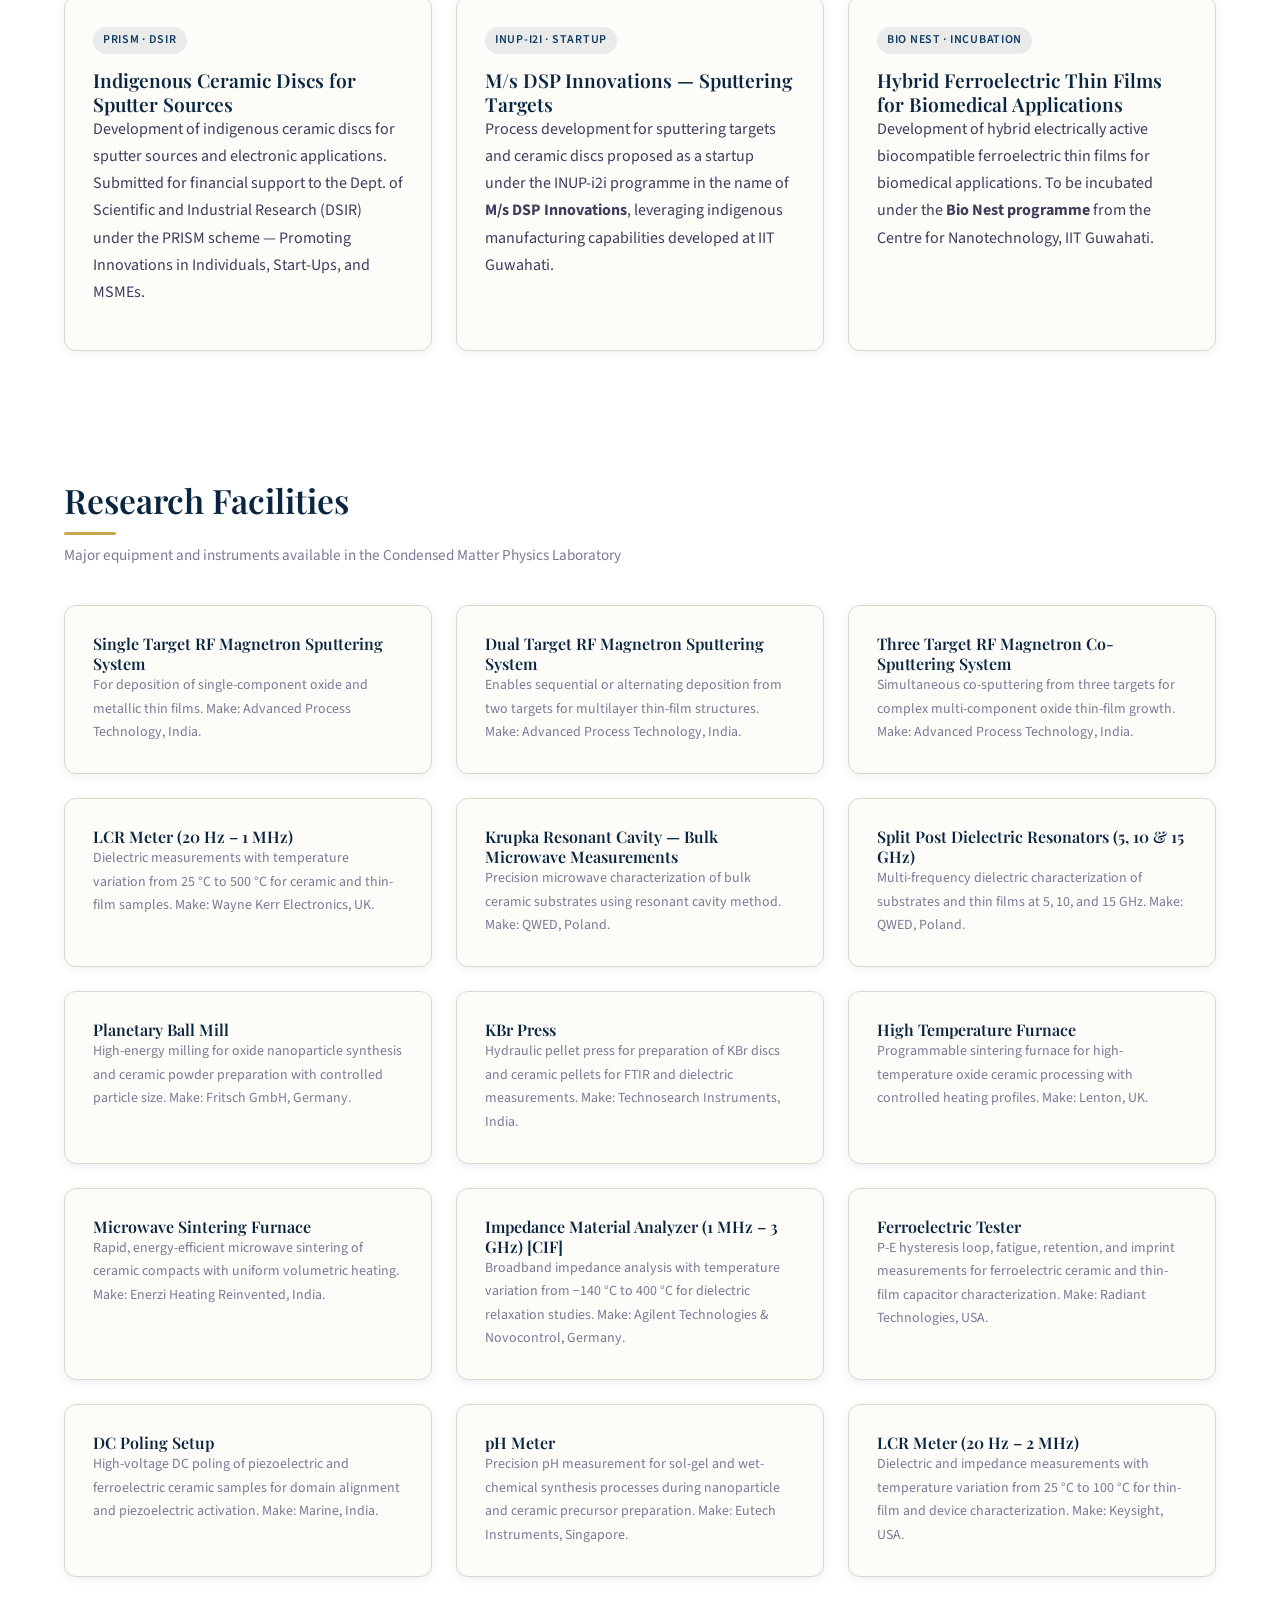
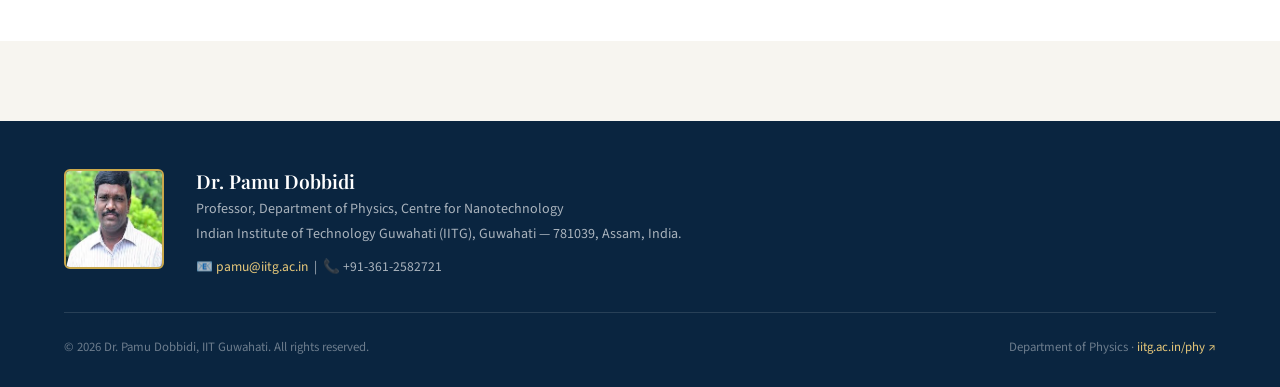
<file: research.html>
<!DOCTYPE html>
<html lang="en">

<head>
  <meta charset="UTF-8" />
  <meta name="viewport" content="width=device-width, initial-scale=1.0" />
  <title>Research | Dr. Pamu Dobbidi | IIT Guwahati</title>
  <link rel="stylesheet" href="styles.css" />
  <link rel="icon" type="image/x-icon" href="Images/favicon.ico" />
  <link rel="icon" type="image/png" sizes="32x32" href="Images/favicon-32x32.png" />
  <link rel="icon" type="image/png" sizes="16x16" href="Images/favicon-16x16.png" />
  <link rel="apple-touch-icon" sizes="180x180" href="Images/apple-touch-icon.png" />
</head>

<body>

  <!-- ═══ DESKTOP NAVBAR ═══ -->
  <nav class="navbar">
    <div class="container">
      <a href="index.html" class="nav-brand">
        <img src="Images/IITG_Logo.jpg" alt="IIT Guwahati Logo" />
        <span>Dr. Pamu Dobbidi</span>
      </a>
      <ul class="nav-links">
        <li><a href="index.html">Home</a></li>
        <li><a href="research.html" class="active">Research</a></li>
        <li><a href="students.html">Students</a></li>
        <li><a href="publications.html">Publications</a></li>
        <li><a href="courses.html">Courses</a></li>
        <li><a href="gallery.html">Gallery</a></li>
        <li><a href="https://www.iitg.ac.in/" target="_blank" class="external-link">IITG Home ↗</a></li>
      </ul>
    </div>
  </nav>

  <!-- ═══ MOBILE HEADER ═══ -->
  <header class="mobile-header">
    <span class="brand-title">Research</span>
    <button class="hamburger" id="hamburgerBtn" aria-label="Open menu">
      <span></span><span></span><span></span>
    </button>
  </header>
  <div class="drawer-overlay" id="drawerOverlay"></div>
  <nav class="side-drawer" id="sideDrawer">
    <div class="drawer-header">
      <img src="Images/IITG_Logo.jpg" alt="IIT Guwahati Logo" class="drawer-logo" />
      <button class="drawer-close" id="drawerClose">✕</button>
    </div>
    <div class="drawer-nav">
      <a href="index.html">Home</a>
      <a href="research.html" class="active">Research</a>
      <a href="students.html">Students</a>
      <a href="publications.html">Publications</a>
      <a href="courses.html">Courses</a>
      <a href="gallery.html">Gallery</a>
      <a href="https://www.iitg.ac.in/" target="_blank" class="drawer-external">IITG Home ↗</a>
    </div>
  </nav>

  <!-- PAGE BANNER -->
  <div class="page-banner">
    <div class="container">
      <h1>Research</h1>
      <div class="breadcrumb"><a href="index.html">Home</a> › Research</div>
    </div>
  </div>

  <!-- ═══ EXPERIMENTAL TECHNIQUES ═══ -->
  <section class="section">
    <div class="container">
      <h2 class="section-title">Experimental Techniques</h2>
      <p class="section-sub">Thin film deposition, ceramic synthesis, and materials processing methodologies</p>
      <div class="technique-grid">

        <div class="technique-card">
          <h4>DC and RF Sputtering</h4>
          <p>Physical vapour deposition of metallic and oxide thin films using direct-current and radio-frequency
            magnetron sputtering systems for precise compositional control.</p>
        </div>
        <div class="technique-card">
          <h4>Pulsed Laser Deposition (PLD)</h4>
          <p>KrF excimer laser system for growth of high-quality epitaxial and polycrystalline oxide thin films on
            various substrates under controlled oxygen partial pressure.</p>
        </div>
        <div class="technique-card">
          <h4>Solid-State Reaction Method</h4>
          <p>Conventional solid-state reaction route for bulk ceramic fabrication with controlled atmosphere sintering
            up to 1600 °C for complex oxide systems.</p>
        </div>
        <div class="technique-card">
          <h4>Ball Milling — Oxide Nanoparticles</h4>
          <p>High-energy planetary ball milling for synthesis and size reduction of oxide nanoparticles with controlled
            morphology and crystallite size distribution.</p>
        </div>
        <div class="technique-card">
          <h4>Sol-Gel Technique</h4>
          <p>Wet-chemical synthesis for nanoparticles, ceramics, and thin-film precursor preparation with compositional
            homogeneity at the molecular level.</p>
        </div>
        <div class="technique-card">
          <h4>Chemical Vapour Decomposition</h4>
          <p>Chemical vapor deposition (CVD) is a process used to produce high-quality, high-performance solid
            materials, such as thin films and coatings. It involves exposing a substrate to volatile gaseous precursors
            that react or decompose on the heated surface to form the desired solid deposit</p>
        </div>
        <div class="technique-card">
          <h4>Ferroelectric tester</h4>
          <p>Ferroelectric tester is used to measure and analyze the electrical properties of ferroelectric materials,
            such as polarization, coercive field, and hysteresis behavior. It helps to evaluate material performance for
            applications in memory devices, sensors, and actuators.</p>
        </div>
        <div class="technique-card">
          <h4>LCR meter</h4>
          <p>An LCR meter is widely used in dielectric studies to measure a material’s capacitance, inductance, and
            resistance across different frequencies. By analyzing these parameters, researchers can determine dielectric
            constant, loss tangent, and other electrical properties essential for understanding insulating and
            ferroelectric materials.</p>
        </div>

      </div>
    </div>
  </section>

  <!-- ═══ CHARACTERIZATION TECHNIQUES ═══ -->
  <section class="section" style="background: var(--bg-white);">
    <div class="container">
      <h2 class="section-title">Characterization Techniques</h2>
      <p class="section-sub">Structural, optical, electrical, and biological characterization tools employed in the
        laboratory</p>
      <div class="technique-grid">

        <div class="technique-card">
          <h4>X-Ray Diffraction (XRD)</h4>
          <p>Structural characterization including phase identification, lattice parameter determination, and Rietveld
            refinement for phase-pure ceramic and thin-film samples.</p>
        </div>
        <div class="technique-card">
          <h4>SEM &amp; AFM — Morphology</h4>
          <p>Scanning electron microscopy and atomic force microscopy for surface morphology, grain size analysis,
            roughness measurement, and nanoscale topographical imaging.</p>
        </div>
        <div class="technique-card">
          <h4>Optical Properties</h4>
          <p>UV-Vis-NIR spectrophotometry and photoluminescence spectroscopy for band gap determination, transmittance
            studies, and optical characterization of thin films and nanoparticles.</p>
        </div>
        <div class="technique-card">
          <h4>Dielectric Properties</h4>
          <p>Frequency- and temperature-dependent dielectric permittivity and loss tangent measurements for ceramic and
            thin-film capacitor structures across a broad spectral range.</p>
        </div>
        <div class="technique-card">
          <h4>Ferroelectric Properties</h4>
          <p>Polarization–electric field (P-E) hysteresis loop measurements and leakage current analysis for evaluation
            of ferroelectric switching behaviour and remnant polarization.</p>
        </div>
        <div class="technique-card">
          <h4>Piezoelectric Properties</h4>
          <p>Direct and converse piezoelectric coefficient (d₃₃) measurement, electrostrain characterisation, and
            resonance-antiresonance analysis of piezoelectric ceramic actuators and sensors.</p>
        </div>
        <div class="technique-card">
          <h4>Electrical Properties</h4>
          <p>DC conductivity, current–voltage (I-V) characteristics, and Hall-effect measurements for carrier
            concentration and mobility determination in semiconductor and oxide thin films.</p>
        </div>
        <div class="technique-card">
          <h4>Impedance Spectroscopy</h4>
          <p>Broad-band complex impedance analysis from mHz to MHz for grain/grain-boundary conductivity separation,
            relaxation dynamics, and equivalent circuit modelling.</p>
        </div>
        <div class="technique-card">
          <h4>X-Ray Photoelectron Spectroscopy (XPS)</h4>
          <p>Surface elemental composition and chemical-state analysis of oxide thin films and ceramics; used for
            valence-state determination and binding-energy characterisation.</p>
        </div>
        <div class="technique-card">
          <h4>Raman Spectroscopy</h4>
          <p>Vibrational mode analysis for phase identification, structural phase transitions, oxygen vacancy studies,
            and strain characterisation in functional oxide systems.</p>
        </div>
        <div class="technique-card">
          <h4>Cell Culture Studies</h4>
          <p>In-vitro biocompatibility assessment of bioceramic scaffolds including cell viability, adhesion, and
            proliferation assays using osteoblast and fibroblast cell lines.</p>
        </div>
        <div class="technique-card">
          <h4>Lithography</h4>
          <p>Photolithographic and electron-beam lithographic patterning for micro- and nano-scale device fabrication,
            electrode definition, and thin-film sensor structuring.</p>
        </div>

      </div>
    </div>
  </section>

  <!-- ═══ SPONSORED PROJECTS ═══ -->
  <section class="section" style="background: var(--bg-white);">
    <div class="container">
      <h2 class="section-title">Sponsored Research Projects</h2>
      <p class="section-sub">Externally funded projects from national agencies</p>
      <div class="table-scroll">
        <table class="projects-table">
          <thead>
            <tr>
              <th>#</th>
              <th>Project Title</th>
              <th>Sponsoring Agency</th>
              <th>Budget (₹ Lakhs)</th>
              <th>Duration</th>
              <th>Status</th>
            </tr>
          </thead>
          <tbody>
            <tr>
              <td>19</td>
              <td>Pt/Magnetic Insulator Heterostructures for Efficient Spin Current Generation and Detection with
                Low-Dissipation Spin Transport</td>
              <td>ANRF</td>
              <td>100.00 (1 Cr)</td>
              <td>In Progress</td>
              <td><span class="status-badge ongoing">Ongoing</span></td>
            </tr>
            <tr>
              <td>18</td>
              <td>Development of Indigenous Ceramic Discs for Thin Film Deposition Applications (Startup Proposal)</td>
              <td>IITG Technology Innovation &amp; Development Foundation</td>
              <td>60.00</td>
              <td>Ongoing</td>
              <td><span class="status-badge ongoing">Ongoing</span></td>
            </tr>
            <tr>
              <td>17</td>
              <td>Synthesis of Hydroxyapatite Nanoparticles for Bio-medical &amp; AlN Ceramics for Semiconductor
                Applications</td>
              <td>M/s Chemdist Membrane Systems Pvt Ltd</td>
              <td>13.00</td>
              <td>28/02/2022 – 27/02/2024</td>
              <td><span class="status-badge completed">Completed</span></td>
            </tr>
            <tr>
              <td>16</td>
              <td>Exploring the Novel Piezoelectric Ternary Nitride System for Realizing Efficient High-Temperature
                Ultrasonic Transducer and AE Sensors <em>(Co-PI)</em></td>
              <td>STARS</td>
              <td>45.00</td>
              <td>01/04/2024 – 31/05/2027</td>
              <td><span class="status-badge ongoing">Ongoing</span></td>
            </tr>
            <tr>
              <td>15</td>
              <td>Development of Corrosive-Resistant Coatings for Underwater Applications</td>
              <td>IITG Technology Innovation &amp; Development Foundation</td>
              <td>50.00</td>
              <td>30/11/2022 – 29/11/2025</td>
              <td><span class="status-badge ongoing">Ongoing</span></td>
            </tr>
            <tr>
              <td>14</td>
              <td>Smart Wearable Advanced nanoSensing Technologies in Healthcare ASICs (SWASTHA) <em>(Co-PI)</em></td>
              <td>MeitY, Govt. of India</td>
              <td>4000.00 (40 Cr)</td>
              <td>01/04/2022 – 31/03/2026</td>
              <td><span class="status-badge ongoing">Ongoing</span></td>
            </tr>
            <tr>
              <td>13</td>
              <td>Indian Nanoelectronics Users Program Idea to Innovation (INUP–i2i) <em>(PI)</em></td>
              <td>MeitY, Govt. of India</td>
              <td>1000.00 (10 Cr)</td>
              <td>01/09/2021 – 31/08/2024</td>
              <td><span class="status-badge completed">Completed</span></td>
            </tr>
            <tr>
              <td>12</td>
              <td>Development of Indigenous Ceramic Discs for Sputter Sources and Electronic Applications</td>
              <td>DSIR &amp; MOST</td>
              <td>10.00</td>
              <td>31/08/2022 – 31/12/2023</td>
              <td><span class="status-badge completed">Completed</span></td>
            </tr>
            <tr>
              <td>11</td>
              <td>Development of Low Loss Ni-Zn Ferrite for High Power Circulators</td>
              <td>ISRO</td>
              <td>37.00</td>
              <td>23/09/2021 – 31/03/2024</td>
              <td><span class="status-badge completed">Completed</span></td>
            </tr>
            <tr>
              <td>10</td>
              <td>Development of Biologically Active Ferroelectric Ca₁₀(PO₄)₆(OH)₂–(K₀.₅Na₀.₅NbO₃) Composite Thin Films
                for Biomedical Applications</td>
              <td>DST Core Grant</td>
              <td>57.40</td>
              <td>01/12/2019 – 31/03/2022</td>
              <td><span class="status-badge completed">Completed</span></td>
            </tr>
            <tr>
              <td>9</td>
              <td>Development of Pill Box Type RF Window Based on AlN Ceramics for 3.7 GHz</td>
              <td>BRNS</td>
              <td>35.75</td>
              <td>01/04/2018 – 31/03/2020</td>
              <td><span class="status-badge completed">Completed</span></td>
            </tr>
            <tr>
              <td>8</td>
              <td>Development of (K,Na)NbO₃ Ceramics Modified with LiTaO₃ and LiNbO₃ for Piezo and Pyroelectric Sensor
                Applications</td>
              <td>BRNS</td>
              <td>35.00</td>
              <td>01/04/2015 – 31/03/2018</td>
              <td><span class="status-badge completed">Completed</span></td>
            </tr>
            <tr>
              <td>7</td>
              <td>Dielectric and Thermal Characterization of Mg(Zr₀.₀₅Ti₀.₉₅)O₃ Ceramics for Microwave Window
                Applications</td>
              <td>BRFST</td>
              <td>45.00</td>
              <td>01/09/2012 – 31/03/2016</td>
              <td><span class="status-badge completed">Completed</span></td>
            </tr>
            <tr>
              <td>6</td>
              <td>Preparation and Characterization of Mg₂TiO₄ Ceramics by Mechanical Alloying</td>
              <td>DRDO</td>
              <td>17.00</td>
              <td>01/01/2010 – 31/03/2013</td>
              <td><span class="status-badge completed">Completed</span></td>
            </tr>
            <tr>
              <td>5</td>
              <td>Fabrication of K₀.₅Na₀.₅NbO₃ Ferroelectric Thin Film Capacitors by RF Magnetron Sputtering <em>(Young
                  Scientist Research Award)</em></td>
              <td>BRNS</td>
              <td>18.00</td>
              <td>01/01/2011 – 31/03/2014</td>
              <td><span class="status-badge completed">Completed</span></td>
            </tr>
            <tr>
              <td>4</td>
              <td>Deposition and Characterization of BNW Films for CMOS Applications <em>(Young Scientist Research
                  Award)</em></td>
              <td>DST-SERB</td>
              <td>15.00</td>
              <td>01/01/2012 – 31/03/2015</td>
              <td><span class="status-badge completed">Completed</span></td>
            </tr>
            <tr>
              <td>3</td>
              <td>Preparation and Characterization of Barium Zinc Tantalate Films for Complementary Metal Oxide
                Semiconductor Applications</td>
              <td>IIT Guwahati</td>
              <td>6.20</td>
              <td>01/10/2010 – 31/03/2013</td>
              <td><span class="status-badge completed">Completed</span></td>
            </tr>
            <tr>
              <td>2</td>
              <td>FIST Program 2009, Phase I</td>
              <td>DST</td>
              <td>150.00</td>
              <td>2010 – 2015</td>
              <td><span class="status-badge completed">Completed</span></td>
            </tr>
            <tr>
              <td>1</td>
              <td>FIST Program 2016, Phase II</td>
              <td>DST</td>
              <td>400.00</td>
              <td>2015 – ongoing</td>
              <td><span class="status-badge completed">Completed</span></td>
            </tr>
          </tbody>
        </table>
      </div>
    </div>
  </section>
  <!-- ═══ MAJOR PROPOSALS ═══ -->
  <section class="section">
    <div class="container">
      <h2 class="section-title">Major Proposals from Centre for Nanotechnology</h2>
      <p class="section-sub">Large-scale funded and submitted proposals under national programmes</p>
      <div class="grid-2">

        <div class="card">
          <span class="tag" style="margin-bottom:14px;">MeitY · Approved</span>
          <h3>Indian Nanoelectronics Users Program — Idea to Innovation (INUP–i2i)</h3>
          <p>Approved under MeitY, Govt. of India. Officiating PI: HoC, Centre for Nanotechnology. Project Execution
            PIs: Prof. D. Pamu, Dr. S. Akshai Kumar (Chemistry), Dr. M. Arun Tej (EEE). Co-PIs: Members of
            Nanotechnology Centre.</p>
          <p style="font-size:0.82rem; color:var(--text-muted);">Approved Grant: ₹10 Crore &nbsp;·&nbsp; Agency: MeitY,
            Govt. of India &nbsp;·&nbsp; <strong style="color:#1e7e34;">Approved</strong></p>
        </div>

        <div class="card">
          <span class="tag" style="margin-bottom:14px;">MeitY · Phase II Submitted</span>
          <h3>Centre for Excellence in Research and Development of Nanoelectronic Theranostic Devices</h3>
          <p>Proposal for a Centre of Excellence focused on research and development of nanoelectronic devices for
            theranostic (therapy + diagnostics) biomedical applications. Phase II submitted to MeitY, Govt. of India.
          </p>
          <p style="font-size:0.82rem; color:var(--text-muted);">Proposed Grant: ₹20 Crore &nbsp;·&nbsp; Agency: MeitY,
            Govt. of India &nbsp;·&nbsp; <strong style="color:#e65100;">Phase II Submitted</strong></p>
        </div>

        <div class="card">
          <span class="tag" style="margin-bottom:14px;">DST · Submitted</span>
          <h3>Multifunctional Nanomaterials based Point-of-care Diagnostics, Sensors and Energy Conversion Devices</h3>
          <p>Submitted to DST for Centre for Excellence in Nanomaterials. Collaborative proposal with Prof. S. C.
            Sharma, VC Tumkur University, and Dayananda Group Institutions.</p>
          <p style="font-size:0.82rem; color:var(--text-muted);">Proposed Grant: ₹20 Crore &nbsp;·&nbsp; Agency: DST
            &nbsp;·&nbsp; <strong style="color:#e65100;">Submitted</strong></p>
        </div>

        <div class="card">
          <span class="tag" style="margin-bottom:14px;">DST · Submitted</span>
          <h3>National Initiative for Developing and Harnessing Innovations (NIDHI)</h3>
          <p>Proposal submitted to DST under the NIDHI (National Initiative for Developing and Harnessing Innovations)
            programme for fostering innovation and technology translation from the Centre for Nanotechnology, IIT
            Guwahati.</p>
          <p style="font-size:0.82rem; color:var(--text-muted);">Proposed Grant: ₹6 Crore &nbsp;·&nbsp; Agency: DST
            &nbsp;·&nbsp; <strong style="color:#e65100;">Submitted to DST</strong></p>
        </div>

      </div>
    </div>
  </section>

  <!-- ═══ STARTUP PROPOSALS ═══ -->
  <section class="section" style="background: var(--bg-white);">
    <div class="container">
      <h2 class="section-title">Startup Proposals</h2>
      <p class="section-sub">Technology translation and entrepreneurship initiatives emerging from laboratory research
      </p>
      <div class="grid-3">

        <div class="card">
          <span class="tag" style="margin-bottom:14px;">PRISM · DSIR</span>
          <h3>Indigenous Ceramic Discs for Sputter Sources</h3>
          <p>Development of indigenous ceramic discs for sputter sources and electronic applications. Submitted for
            financial support to the Dept. of Scientific and Industrial Research (DSIR) under the PRISM scheme —
            Promoting Innovations in Individuals, Start-Ups, and MSMEs.</p>
        </div>

        <div class="card">
          <span class="tag" style="margin-bottom:14px;">INUP-i2i · Startup</span>
          <h3>M/s DSP Innovations — Sputtering Targets</h3>
          <p>Process development for sputtering targets and ceramic discs proposed as a startup under the INUP-i2i
            programme in the name of <strong>M/s DSP Innovations</strong>, leveraging indigenous manufacturing
            capabilities developed at IIT Guwahati.</p>
        </div>

        <div class="card">
          <span class="tag" style="margin-bottom:14px;">Bio Nest · Incubation</span>
          <h3>Hybrid Ferroelectric Thin Films for Biomedical Applications</h3>
          <p>Development of hybrid electrically active biocompatible ferroelectric thin films for biomedical
            applications. To be incubated under the <strong>Bio Nest programme</strong> from the Centre for
            Nanotechnology, IIT Guwahati.</p>
        </div>

      </div>
    </div>
  </section>

  <!-- ═══ RESEARCH FACILITIES ═══ -->
  <section class="section" style="background: var(--bg-white);">
    <div class="container">
      <h2 class="section-title">Research Facilities</h2>
      <p class="section-sub">Major equipment and instruments available in the Condensed Matter Physics Laboratory</p>
      <div class="grid-3">

        <div class="card">
          <h4>Single Target RF Magnetron Sputtering System</h4>
          <p style="font-size:0.87rem; color:var(--text-muted); margin:0;">For deposition of single-component oxide and
            metallic thin films. Make: Advanced Process Technology, India.</p>
        </div>

        <div class="card">
          <h4>Dual Target RF Magnetron Sputtering System</h4>
          <p style="font-size:0.87rem; color:var(--text-muted); margin:0;">Enables sequential or alternating deposition
            from two targets for multilayer thin-film structures. Make: Advanced Process Technology, India.</p>
        </div>

        <div class="card">
          <h4>Three Target RF Magnetron Co-Sputtering System</h4>
          <p style="font-size:0.87rem; color:var(--text-muted); margin:0;">Simultaneous co-sputtering from three targets
            for complex multi-component oxide thin-film growth. Make: Advanced Process Technology, India.</p>
        </div>

        <div class="card">
          <h4>LCR Meter (20 Hz – 1 MHz)</h4>
          <p style="font-size:0.87rem; color:var(--text-muted); margin:0;">Dielectric measurements with temperature
            variation from 25 °C to 500 °C for ceramic and thin-film samples. Make: Wayne Kerr Electronics, UK.</p>
        </div>

        <div class="card">
          <h4>Krupka Resonant Cavity — Bulk Microwave Measurements</h4>
          <p style="font-size:0.87rem; color:var(--text-muted); margin:0;">Precision microwave characterization of bulk
            ceramic substrates using resonant cavity method. Make: QWED, Poland.</p>
        </div>

        <div class="card">
          <h4>Split Post Dielectric Resonators (5, 10 &amp; 15 GHz)</h4>
          <p style="font-size:0.87rem; color:var(--text-muted); margin:0;">Multi-frequency dielectric characterization
            of substrates and thin films at 5, 10, and 15 GHz. Make: QWED, Poland.</p>
        </div>

        <div class="card">
          <h4>Planetary Ball Mill</h4>
          <p style="font-size:0.87rem; color:var(--text-muted); margin:0;">High-energy milling for oxide nanoparticle
            synthesis and ceramic powder preparation with controlled particle size. Make: Fritsch GmbH, Germany.</p>
        </div>

        <div class="card">
          <h4>KBr Press</h4>
          <p style="font-size:0.87rem; color:var(--text-muted); margin:0;">Hydraulic pellet press for preparation of KBr
            discs and ceramic pellets for FTIR and dielectric measurements. Make: Technosearch Instruments, India.</p>
        </div>

        <div class="card">
          <h4>High Temperature Furnace</h4>
          <p style="font-size:0.87rem; color:var(--text-muted); margin:0;">Programmable sintering furnace for
            high-temperature oxide ceramic processing with controlled heating profiles. Make: Lenton, UK.</p>
        </div>

        <div class="card">
          <h4>Microwave Sintering Furnace</h4>
          <p style="font-size:0.87rem; color:var(--text-muted); margin:0;">Rapid, energy-efficient microwave sintering
            of ceramic compacts with uniform volumetric heating. Make: Enerzi Heating Reinvented, India.</p>
        </div>

        <div class="card">
          <h4>Impedance Material Analyzer (1 MHz – 3 GHz) [CIF]</h4>
          <p style="font-size:0.87rem; color:var(--text-muted); margin:0;">Broadband impedance analysis with temperature
            variation from −140 °C to 400 °C for dielectric relaxation studies. Make: Agilent Technologies &amp;
            Novocontrol, Germany.</p>
        </div>

        <div class="card">
          <h4>Ferroelectric Tester</h4>
          <p style="font-size:0.87rem; color:var(--text-muted); margin:0;">P-E hysteresis loop, fatigue, retention, and
            imprint measurements for ferroelectric ceramic and thin-film capacitor characterization. Make: Radiant
            Technologies, USA.</p>
        </div>

        <div class="card">
          <h4>DC Poling Setup</h4>
          <p style="font-size:0.87rem; color:var(--text-muted); margin:0;">High-voltage DC poling of piezoelectric and
            ferroelectric ceramic samples for domain alignment and piezoelectric activation. Make: Marine, India.</p>
        </div>

        <div class="card">
          <h4>pH Meter</h4>
          <p style="font-size:0.87rem; color:var(--text-muted); margin:0;">Precision pH measurement for sol-gel and
            wet-chemical synthesis processes during nanoparticle and ceramic precursor preparation. Make: Eutech
            Instruments, Singapore.</p>
        </div>

        <div class="card">
          <h4>LCR Meter (20 Hz – 2 MHz)</h4>
          <p style="font-size:0.87rem; color:var(--text-muted); margin:0;">Dielectric and impedance measurements with
            temperature variation from 25 °C to 100 °C for thin-film and device characterization. Make: Keysight, USA.
          </p>
        </div>

      </div>
    </div>
  </section>

  <!-- ═══ FOOTER ═══ -->
  <footer class="site-footer">
    <div class="container">
      <div class="footer-inner">
        <img src="Images/Pamu.jpg" alt="Dr. Pamu Dobbidi" class="footer-photo" />
        <div class="footer-info">
          <h3>Dr. Pamu Dobbidi</h3>
          <p>Professor, Department of Physics, Centre for Nanotechnology <br />
            Indian Institute of Technology Guwahati (IITG), Guwahati — 781039, Assam, India.</p>
          <p class="contact-line">
            📧 <a href="mailto:pamu@iitg.ac.in">pamu@iitg.ac.in</a> &nbsp;|&nbsp; 📞 +91-361-2582721
          </p>
        </div>
      </div>
      <div class="footer-bottom">
        <span>© 2026 Dr. Pamu Dobbidi, IIT Guwahati. All rights reserved.</span>
        <span>Department of Physics · <a href="https://www.iitg.ac.in/phy/" target="_blank"
            style="color:var(--accent-gold-lt);">iitg.ac.in/phy ↗</a></span>
      </div>
    </div>
  </footer>

  <script>
    const hamburger = document.getElementById('hamburgerBtn');
    const drawer = document.getElementById('sideDrawer');
    const overlay = document.getElementById('drawerOverlay');
    const closeBtn = document.getElementById('drawerClose');
    hamburger.addEventListener('click', () => { drawer.classList.add('is-open'); overlay.classList.add('is-open'); document.body.style.overflow = 'hidden'; });
    function close() { drawer.classList.remove('is-open'); overlay.classList.remove('is-open'); document.body.style.overflow = ''; }
    closeBtn.addEventListener('click', close);
    overlay.addEventListener('click', close);
  </script>
</body>

</html>
</file>
<file: styles.css>
/* ============================================================
   DR. PAMU DOBBIDI — IIT GUWAHATI | MASTER STYLESHEET
   Aesthetic: Refined Academic — Deep Navy, Warm Gold, Clean Ivory
   ============================================================ */

@import url('https://fonts.googleapis.com/css2?family=Playfair+Display:wght@400;600;700&family=Source+Sans+3:wght@300;400;600&family=JetBrains+Mono:wght@400&display=swap');

/* ── CSS CUSTOM PROPERTIES ── */
:root {
  --iitg-blue:      #0A2540;
  --iitg-blue-mid:  #133A60;
  --iitg-blue-lt:   #1A5276;
  --accent-gold:    #C9A84C;
  --accent-gold-lt: #E8C97A;
  --bg-light:       #F7F5F0;
  --bg-white:       #FFFFFF;
  --bg-card:        #FDFCF9;
  --text-dark:      #1A1A2E;
  --text-mid:       #3D3D5C;
  --text-muted:     #7A7A96;
  --border:         #DDD8CC;
  --shadow-sm:      0 2px 8px rgba(10,37,64,0.08);
  --shadow-md:      0 6px 24px rgba(10,37,64,0.13);
  --shadow-lg:      0 16px 48px rgba(10,37,64,0.18);
  --radius:         6px;
  --radius-lg:      12px;
  --nav-h:          68px;
  --font-display:   'Playfair Display', Georgia, serif;
  --font-body:      'Source Sans 3', sans-serif;
  --font-mono:      'JetBrains Mono', monospace;
  --transition:     0.28s cubic-bezier(0.4, 0, 0.2, 1);
}

/* ── RESET & BASE ── */
*, *::before, *::after { box-sizing: border-box; margin: 0; padding: 0; }
html { scroll-behavior: smooth; font-size: 16px; }
body {
  font-family: var(--font-body);
  background: var(--bg-light);
  color: var(--text-dark);
  line-height: 1.7;
  -webkit-font-smoothing: antialiased;
}
img { max-width: 100%; display: block; }
a { color: var(--iitg-blue-lt); text-decoration: none; transition: color var(--transition); }
a:hover { color: var(--accent-gold); }
ul { list-style: none; }

/* ── TYPOGRAPHY ── */
h1, h2, h3, h4 { font-family: var(--font-display); line-height: 1.25; color: var(--iitg-blue); }
h1 { font-size: clamp(1.8rem, 4vw, 2.8rem); font-weight: 700; }
h2 { font-size: clamp(1.4rem, 3vw, 2rem); font-weight: 600; }
h3 { font-size: 1.2rem; font-weight: 600; }
h4 { font-size: 1rem; font-weight: 600; }
p  { margin-bottom: 1rem; color: var(--text-mid); }

/* ── LAYOUT UTILITY ── */
.container { max-width: 1200px; margin: 0 auto; padding: 0 24px; }
.section { padding: 64px 0; }
.section-title {
  font-family: var(--font-display);
  font-size: clamp(1.5rem, 3vw, 2.1rem);
  color: var(--iitg-blue);
  margin-bottom: 8px;
  position: relative;
  padding-bottom: 14px;
}
.section-title::after {
  content: '';
  position: absolute;
  left: 0; bottom: 0;
  width: 52px; height: 3px;
  background: var(--accent-gold);
  border-radius: 2px;
}
.section-sub { color: var(--text-muted); font-size: 0.95rem; margin-bottom: 36px; }
.grid-2 { display: grid; grid-template-columns: repeat(2, 1fr); gap: 24px; }
.grid-3 { display: grid; grid-template-columns: repeat(3, 1fr); gap: 24px; }
.grid-4 { display: grid; grid-template-columns: repeat(4, 1fr); gap: 20px; }
.card {
  background: var(--bg-card);
  border: 1px solid var(--border);
  border-radius: var(--radius-lg);
  padding: 28px;
  box-shadow: var(--shadow-sm);
  transition: box-shadow var(--transition), transform var(--transition);
}
.card:hover { box-shadow: var(--shadow-md); transform: translateY(-2px); }
.tag {
  display: inline-block;
  background: rgba(10,37,64,0.08);
  color: var(--iitg-blue-mid);
  font-size: 0.75rem;
  font-weight: 600;
  letter-spacing: 0.06em;
  padding: 3px 10px;
  border-radius: 20px;
  text-transform: uppercase;
}
.btn {
  display: inline-block;
  padding: 10px 24px;
  background: var(--iitg-blue);
  color: #fff;
  border-radius: var(--radius);
  font-weight: 600;
  font-size: 0.9rem;
  letter-spacing: 0.03em;
  transition: background var(--transition), transform var(--transition);
  border: none;
  cursor: pointer;
}
.btn:hover { background: var(--accent-gold); color: var(--iitg-blue); transform: translateY(-1px); }
.btn-outline {
  background: transparent;
  border: 2px solid var(--iitg-blue);
  color: var(--iitg-blue);
}
.btn-outline:hover { background: var(--iitg-blue); color: #fff; }

/* ── DESKTOP NAVBAR ── */
.navbar {
  position: sticky;
  top: 0;
  z-index: 900;
  background: var(--iitg-blue);
  height: var(--nav-h);
  display: flex;
  align-items: center;
  box-shadow: 0 2px 12px rgba(0,0,0,0.25);
}
.navbar .container {
  display: flex;
  align-items: center;
  justify-content: space-between;
  width: 100%;
}
.nav-brand {
  display: flex;
  align-items: center;
  gap: 12px;
  color: #fff;
  font-family: var(--font-display);
  font-size: 1.1rem;
  font-weight: 700;
  letter-spacing: 0.01em;
}
.nav-brand img { height: 44px; width: auto; }
.nav-links {
  display: flex;
  align-items: center;
  gap: 4px;
}
.nav-links a {
  color: rgba(255,255,255,0.82);
  font-size: 0.88rem;
  font-weight: 600;
  letter-spacing: 0.05em;
  text-transform: uppercase;
  padding: 8px 14px;
  border-radius: var(--radius);
  transition: background var(--transition), color var(--transition);
}
.nav-links a:hover,
.nav-links a.active {
  background: rgba(201,168,76,0.18);
  color: var(--accent-gold-lt);
}
.nav-links a.active { border-bottom: 2px solid var(--accent-gold); }
.nav-links .external-link {
  background: var(--accent-gold);
  color: var(--iitg-blue);
  margin-left: 8px;
  border-radius: var(--radius);
}
.nav-links .external-link:hover { background: var(--accent-gold-lt); color: var(--iitg-blue); }

/* Hamburger — hidden on desktop */
.hamburger { display: none; }

/* ── MOBILE SIDE DRAWER ── */
.mobile-header {
  display: none;
  position: sticky;
  top: 0;
  z-index: 900;
  background: var(--iitg-blue);
  height: 56px;
  align-items: center;
  padding: 0 20px;
  justify-content: space-between;
}
.mobile-header .brand-title {
  font-family: var(--font-display);
  color: #fff;
  font-size: 1rem;
  font-weight: 700;
}
.hamburger {
  background: none;
  border: none;
  cursor: pointer;
  display: flex;
  flex-direction: column;
  gap: 5px;
  padding: 4px;
}
.hamburger span {
  display: block;
  width: 26px;
  height: 2.5px;
  background: #fff;
  border-radius: 2px;
  transition: transform var(--transition), opacity var(--transition);
}

.side-drawer {
  position: fixed;
  top: 0; left: 0;
  height: 100vh;
  width: 280px;
  background: var(--iitg-blue);
  z-index: 1000;
  transform: translateX(-100%);
  transition: transform 0.35s cubic-bezier(0.4, 0, 0.2, 1);
  display: flex;
  flex-direction: column;
  overflow-y: auto;
}
.side-drawer.is-open { transform: translateX(0); }
.drawer-overlay {
  position: fixed;
  inset: 0;
  background: rgba(0,0,0,0.5);
  z-index: 999;
  opacity: 0;
  pointer-events: none;
  transition: opacity var(--transition);
}
.drawer-overlay.is-open { opacity: 1; pointer-events: all; }
.drawer-header {
  display: flex;
  align-items: center;
  justify-content: space-between;
  padding: 20px 20px 16px;
  border-bottom: 1px solid rgba(255,255,255,0.12);
}
.drawer-logo { width: 120px; height: auto; }
.drawer-close {
  background: none;
  border: none;
  color: rgba(255,255,255,0.7);
  font-size: 1.6rem;
  cursor: pointer;
  line-height: 1;
  padding: 4px 8px;
  transition: color var(--transition);
}
.drawer-close:hover { color: var(--accent-gold); }
.drawer-nav {
  display: flex;
  flex-direction: column;
  padding: 16px 12px;
  gap: 4px;
}
.drawer-nav a {
  display: block;
  color: rgba(255,255,255,0.85);
  font-size: 0.95rem;
  font-weight: 600;
  letter-spacing: 0.04em;
  padding: 13px 20px;
  border-radius: var(--radius);
  text-transform: uppercase;
  transition: background var(--transition), color var(--transition);
}
.drawer-nav a:hover,
.drawer-nav a.active {
  background: rgba(201,168,76,0.18);
  color: var(--accent-gold-lt);
}
.drawer-nav .drawer-external {
  margin-top: 8px;
  background: var(--accent-gold);
  color: var(--iitg-blue);
  text-align: center;
}
.drawer-nav .drawer-external:hover { background: var(--accent-gold-lt); }

/* ── TICKER / ANNOUNCEMENT ── */
.ticker-wrap {
  background: var(--accent-gold);
  overflow: hidden;
  padding: 10px 0;
}
.ticker-inner {
  display: flex;
  white-space: nowrap;
  animation: ticker-scroll 30s linear infinite;
}
.ticker-inner:hover { animation-play-state: paused; }
.ticker-item {
  display: inline-block;
  padding: 0 48px;
  font-size: 0.88rem;
  font-weight: 700;
  color: var(--iitg-blue);
  letter-spacing: 0.03em;
}
.ticker-item::before { content: '● '; color: var(--iitg-blue-lt); margin-right: 8px; }
@keyframes ticker-scroll {
  0%   { transform: translateX(0); }
  100% { transform: translateX(-50%); }
}

/* ── HOME HERO ── */
.hero {
  background: linear-gradient(135deg, var(--iitg-blue) 0%, var(--iitg-blue-mid) 60%, #0E3B5C 100%);
  padding: 80px 0 60px;
  position: relative;
  overflow: hidden;
}
.hero::before {
  content: '';
  position: absolute;
  right: -80px; top: -80px;
  width: 500px; height: 500px;
  border-radius: 50%;
  background: radial-gradient(circle, rgba(201,168,76,0.12) 0%, transparent 70%);
}
.hero-content { position: relative; z-index: 2; display: flex; align-items: center; gap: 48px; }
.hero-photo {
  flex-shrink: 0;
  width: 200px; height: 200px;
  border-radius: 50%;
  object-fit: cover;
  border: 4px solid var(--accent-gold);
  box-shadow: 0 0 0 8px rgba(201,168,76,0.15);
}
.hero-text { flex: 1; }
.hero-text .designation {
  font-size: 0.85rem;
  font-weight: 600;
  letter-spacing: 0.12em;
  text-transform: uppercase;
  color: var(--accent-gold);
  margin-bottom: 10px;
}
.hero-text h1 { color: #fff; margin-bottom: 8px; }
.hero-text .dept {
  color: rgba(255,255,255,0.75);
  font-size: 1.05rem;
  margin-bottom: 20px;
}
.hero-text .contact-row {
  display: flex;
  flex-wrap: wrap;
  gap: 16px;
  font-size: 0.88rem;
  color: rgba(255,255,255,0.65);
}
.hero-text .contact-row span { display: flex; align-items: center; gap: 6px; }
.hero-tags { display: flex; flex-wrap: wrap; gap: 8px; margin-top: 20px; }
.hero-tags .tag {
  background: rgba(201,168,76,0.2);
  color: var(--accent-gold-lt);
  border: 1px solid rgba(201,168,76,0.3);
}

/* ── SPECIALIZATION CAROUSEL ── */
.carousel-wrap { position: relative; overflow: hidden; border-radius: var(--radius-lg); }
.carousel-track { display: flex; transition: transform 0.5s cubic-bezier(0.4, 0, 0.2, 1); }
.carousel-slide {
  min-width: 100%;
  background: linear-gradient(135deg, var(--iitg-blue) 0%, var(--iitg-blue-lt) 100%);
  padding: 56px 48px;
  display: flex;
  align-items: center;
  gap: 32px;
  border-radius: var(--radius-lg);
  min-height: 220px;
}
.slide-num {
  font-family: var(--font-display);
  font-size: 5rem;
  font-weight: 700;
  color: rgba(201,168,76,0.25);
  line-height: 1;
  flex-shrink: 0;
}
.slide-content h3 { color: #fff; font-size: 1.5rem; margin-bottom: 8px; }
.slide-content p  { color: rgba(255,255,255,0.7); margin: 0; }
.carousel-controls {
  display: flex;
  justify-content: center;
  gap: 12px;
  margin-top: 16px;
}
.carousel-btn {
  width: 40px; height: 40px;
  border-radius: 50%;
  border: 2px solid var(--iitg-blue);
  background: #fff;
  color: var(--iitg-blue);
  font-size: 1.1rem;
  cursor: pointer;
  transition: background var(--transition), color var(--transition);
  display: flex; align-items: center; justify-content: center;
}
.carousel-btn:hover { background: var(--iitg-blue); color: #fff; }
.carousel-dots { display: flex; align-items: center; gap: 8px; }
.carousel-dot {
  width: 8px; height: 8px;
  border-radius: 50%;
  background: var(--border);
  border: none; cursor: pointer;
  transition: background var(--transition), transform var(--transition);
}
.carousel-dot.active { background: var(--accent-gold); transform: scale(1.3); }

/* ── TIMELINE ── */
.timeline { position: relative; padding-left: 28px; }
.timeline::before {
  content: '';
  position: absolute;
  left: 8px; top: 8px; bottom: 8px;
  width: 2px;
  background: linear-gradient(to bottom, var(--accent-gold), var(--border));
}
.timeline-item { position: relative; margin-bottom: 28px; }
.timeline-item::before {
  content: '';
  position: absolute;
  left: -24px; top: 6px;
  width: 12px; height: 12px;
  border-radius: 50%;
  background: var(--accent-gold);
  border: 2px solid var(--bg-white);
  box-shadow: 0 0 0 3px rgba(201,168,76,0.25);
}
.timeline-year {
  font-family: var(--font-mono);
  font-size: 0.78rem;
  color: var(--accent-gold);
  font-weight: 400;
  letter-spacing: 0.05em;
  margin-bottom: 3px;
}
.timeline-title { font-weight: 700; color: var(--iitg-blue); font-size: 0.97rem; }
.timeline-sub { color: var(--text-muted); font-size: 0.88rem; }

/* ── EXPERIENCE TABLE ── */
.exp-table { width: 100%; border-collapse: collapse; }
.exp-table th {
  background: var(--iitg-blue);
  color: #fff;
  padding: 12px 18px;
  text-align: left;
  font-size: 0.82rem;
  letter-spacing: 0.06em;
  text-transform: uppercase;
}
.exp-table td {
  padding: 14px 18px;
  border-bottom: 1px solid var(--border);
  font-size: 0.92rem;
  color: var(--text-mid);
}
.exp-table tr:last-child td { border-bottom: none; }
.exp-table tr:hover td { background: rgba(10,37,64,0.03); }
.exp-table th:first-child { border-radius: var(--radius) 0 0 0; }
.exp-table th:last-child  { border-radius: 0 var(--radius) 0 0; }

/* ── AWARD CARDS ── */
.award-card {
  border-left: 4px solid var(--accent-gold);
  background: var(--bg-card);
  padding: 20px 24px;
  border-radius: 0 var(--radius) var(--radius) 0;
  box-shadow: var(--shadow-sm);
}
.award-card h4 { color: var(--iitg-blue); margin-bottom: 4px; }
.award-card .year { font-family: var(--font-mono); font-size: 0.78rem; color: var(--accent-gold); }

/* Clean styles for card text */
.award-desc {
  font-size: 0.88rem;
  color: var(--text-muted);
  margin-top: 8px;
  line-height: 1.5;
}

/* Optional premium highlight treatment for the industrial tech transfer card */
.award-card.highlight-card {
  border-left: 4px solid var(--accent-gold, #D4AF37);
  background: linear-gradient(to bottom right, var(--bg-white), #fffdf6);
}

/* ── FOOTER ── */
.site-footer {
  background: var(--iitg-blue);
  color: rgba(255,255,255,0.85);
  padding: 48px 0 28px;
  margin-top: 80px;
}
.footer-inner {
  display: flex;
  align-items: flex-start;
  gap: 32px;
  padding-bottom: 32px;
  border-bottom: 1px solid rgba(255,255,255,0.12);
  margin-bottom: 24px;
}
.footer-photo {
  width: 100px; height: 100px;
  border-radius: var(--radius);
  object-fit: cover;
  border: 2px solid var(--accent-gold);
  flex-shrink: 0;
}
.footer-info h3 {
  color: #fff;
  font-size: 1.2rem;
  margin-bottom: 4px;
}
.footer-info p {
  color: rgba(255,255,255,0.65);
  font-size: 0.88rem;
  margin: 0;
  line-height: 1.8;
}
.footer-info .contact-line {
  margin-top: 8px;
  font-size: 0.85rem;
}
.footer-info .contact-line a { color: var(--accent-gold-lt); }
.footer-bottom {
  display: flex;
  justify-content: space-between;
  align-items: center;
  font-size: 0.8rem;
  color: rgba(255,255,255,0.4);
}

/* ── RESEARCH PAGE ── */
.technique-grid { display: grid; grid-template-columns: repeat(auto-fill, minmax(240px, 1fr)); gap: 20px; }
.technique-card {
  background: var(--bg-card);
  border: 1px solid var(--border);
  border-radius: var(--radius);
  padding: 22px;
  position: relative;
  overflow: hidden;
}
.technique-card::before {
  content: '';
  position: absolute;
  top: 0; left: 0;
  width: 4px; height: 100%;
  background: var(--accent-gold);
}
.technique-card h4 { padding-left: 12px; margin-bottom: 8px; color: var(--iitg-blue); }
.technique-card p  { padding-left: 12px; font-size: 0.87rem; margin: 0; color: var(--text-muted); }
.projects-table { width: 100%; border-collapse: collapse; font-size: 0.88rem; }
.projects-table th {
  background: var(--iitg-blue-mid);
  color: #fff;
  padding: 12px 16px;
  text-align: left;
  font-size: 0.8rem;
  letter-spacing: 0.05em;
  text-transform: uppercase;
}
.projects-table td { padding: 13px 16px; border-bottom: 1px solid var(--border); color: var(--text-mid); }
.projects-table tr:hover td { background: rgba(10,37,64,0.03); }
.status-badge {
  display: inline-block;
  padding: 2px 10px;
  border-radius: 12px;
  font-size: 0.75rem;
  font-weight: 700;
}
.status-badge.ongoing { background: #e6f4ea; color: #1e7e34; }
.status-badge.completed { background: #e8eaf6; color: #3949ab; }
.status-badge.proposed { background: #fff3e0; color: #e65100; }

/* ── STUDENTS PAGE ── */
.student-card {
  background: var(--bg-card);
  border: 1px solid var(--border);
  border-radius: var(--radius-lg);
  overflow: hidden;
  box-shadow: var(--shadow-sm);
  transition: box-shadow var(--transition), transform var(--transition);
}
.student-card:hover { box-shadow: var(--shadow-md); transform: translateY(-3px); }
.student-card-header {
  background: linear-gradient(135deg, var(--iitg-blue) 0%, var(--iitg-blue-lt) 100%);
  padding: 24px;
  display: flex;
  align-items: center;
  gap: 16px;
}
.student-avatar {
  width: 72px; height: 72px;
  border-radius: 50%;
  background: rgba(201,168,76,0.2);
  border: 2px solid var(--accent-gold);
  display: flex; align-items: center; justify-content: center;
  font-size: 1.8rem;
  color: var(--accent-gold);
  font-family: var(--font-display);
  font-weight: 700;
  flex-shrink: 0;
  overflow: hidden;
}
.student-avatar img { width: 100%; height: 100%; object-fit: cover; }
.student-name { color: #fff; font-size: 1rem; font-weight: 700; margin-bottom: 2px; }
.student-roll { color: rgba(255,255,255,0.6); font-size: 0.78rem; font-family: var(--font-mono); }
.student-card-body { padding: 20px 24px; }
.student-card-body .label { font-size: 0.72rem; text-transform: uppercase; letter-spacing: 0.08em; color: var(--text-muted); font-weight: 700; margin-bottom: 3px; }
.student-card-body .value { font-size: 0.88rem; color: var(--text-mid); margin-bottom: 12px; }
.student-card-body a { font-size: 0.85rem; color: var(--iitg-blue-lt); font-weight: 600; }

.table-scroll { overflow-x: auto; -webkit-overflow-scrolling: touch; }
.data-table { width: 100%; border-collapse: collapse; min-width: 600px; font-size: 0.87rem; }
.data-table th {
  background: var(--iitg-blue);
  color: #fff;
  padding: 12px 16px;
  text-align: left;
  font-size: 0.78rem;
  text-transform: uppercase;
  letter-spacing: 0.06em;
}
.data-table td { padding: 12px 16px; border-bottom: 1px solid var(--border); color: var(--text-mid); }
.data-table tr:nth-child(even) td { background: rgba(10,37,64,0.025); }

/* ── PUBLICATIONS PAGE ── */
.metrics-banner {
  background: linear-gradient(135deg, var(--iitg-blue) 0%, var(--iitg-blue-mid) 100%);
  border-radius: var(--radius-lg);
  padding: 36px 40px;
  display: flex;
  align-items: center;
  gap: 48px;
  margin-bottom: 48px;
}
.metric-item { text-align: center; }
.metric-num {
  font-family: var(--font-display);
  font-size: 3rem;
  font-weight: 700;
  color: var(--accent-gold);
  line-height: 1;
}
.metric-label { color: rgba(255,255,255,0.65); font-size: 0.82rem; text-transform: uppercase; letter-spacing: 0.08em; margin-top: 6px; }
.metric-divider { width: 1px; height: 60px; background: rgba(255,255,255,0.15); }
.book-card {
  border: 1px solid var(--border);
  border-radius: var(--radius-lg);
  overflow: hidden;
  background: var(--bg-card);
  display: flex;
  flex-direction: column;
  box-shadow: var(--shadow-sm);
  transition: box-shadow var(--transition), transform var(--transition);
  text-decoration: none;
}
.book-card:hover { box-shadow: var(--shadow-md); transform: translateY(-4px); }
.book-cover {
  width: 100%;
  height: 200px;
  object-fit: cover;
  background: linear-gradient(135deg, var(--iitg-blue) 0%, #1A4D70 100%);
  display: flex; align-items: center; justify-content: center;
  font-size: 3rem;
  color: rgba(201,168,76,0.6);
}
.book-info { padding: 20px; }
.book-info h4 { color: var(--iitg-blue); margin-bottom: 6px; font-size: 0.97rem; }
.book-info p  { font-size: 0.83rem; color: var(--text-muted); margin: 0; }
.patent-card {
  background: var(--bg-card);
  border: 1px solid var(--border);
  border-radius: var(--radius);
  padding: 24px;
  border-top: 3px solid var(--accent-gold);
}
.patent-card h4 { color: var(--iitg-blue); margin-bottom: 8px; font-size: 0.95rem; }
.patent-card .meta { font-size: 0.8rem; color: var(--text-muted); display: flex; gap: 16px; flex-wrap: wrap; margin-top: 8px; }
.patent-card .meta span::before { content: '· '; }
.pub-entry {
  padding: 18px 0;
  border-bottom: 1px solid var(--border);
  font-size: 0.88rem;
  line-height: 1.65;
  color: var(--text-mid);
}
.pub-entry:last-child { border-bottom: none; }
.pub-entry .authors { color: var(--text-muted); }
.pub-entry .journal { font-style: italic; color: var(--iitg-blue-lt); font-weight: 600; }
.pub-entry .year-badge {
  display: inline-block;
  background: var(--iitg-blue);
  color: #fff;
  font-size: 0.72rem;
  font-family: var(--font-mono);
  padding: 1px 8px;
  border-radius: 3px;
  margin-right: 8px;
}

/* ── COURSES PAGE ── */
.quadrant-grid { display: grid; grid-template-columns: 1fr 1fr; gap: 0; border: 1px solid var(--border); border-radius: var(--radius-lg); overflow: hidden; }
.quadrant {
  padding: 36px 32px;
  border-right: 1px solid var(--border);
  border-bottom: 1px solid var(--border);
}
.quadrant:nth-child(even) { border-right: none; }
.quadrant:nth-last-child(-n+2) { border-bottom: none; }
.quadrant-num {
  font-family: var(--font-display);
  font-size: 3rem;
  font-weight: 700;
  color: rgba(23, 159, 196, 0.438);
  margin-bottom: -8px;
}
.quadrant h3 { margin-bottom: 20px; }
.course-list { display: flex; flex-direction: column; gap: 10px; }
.course-item {
  display: flex;
  align-items: flex-start;
  gap: 12px;
  font-size: 0.9rem;
  color: var(--text-mid);
}
.course-item::before {
  content: '▸';
  color: var(--accent-gold);
  flex-shrink: 0;
  margin-top: 2px;
}
.quadrant.current-q { background: var(--iitg-blue); }
.quadrant.current-q .quadrant-num { color: rgba(255,255,255,0.1); }
.quadrant.current-q h3 { color: var(--accent-gold); }
.quadrant.current-q .course-item { color: rgba(255,255,255,0.8); }
.quadrant.current-q .course-item::before { color: var(--accent-gold-lt); }

/* ── GALLERY PAGE ── */
.gallery-grid {
  display: grid;
  grid-template-columns: repeat(auto-fill, minmax(280px, 1fr));
  gap: 20px;
}
.gallery-item {
  position: relative;
  border-radius: var(--radius-lg);
  overflow: hidden;
  aspect-ratio: 4/3;
  background: var(--iitg-blue);
  box-shadow: var(--shadow-sm);
  cursor: pointer;
}
.gallery-item img {
  width: 100%;
  height: 100%;
  object-fit: cover;
  transition: transform 0.5s ease;
}
.gallery-item:hover img { transform: scale(1.06); }
.gallery-caption {
  position: absolute;
  bottom: 0; left: 0; right: 0;
  background: linear-gradient(transparent, rgba(10,37,64,0.9));
  padding: 24px 16px 16px;
  color: #fff;
  font-size: 0.85rem;
  transform: translateY(100%);
  transition: transform var(--transition);
}
.gallery-item:hover .gallery-caption { transform: translateY(0); }
.gallery-placeholder {
  width: 100%;
  height: 100%;
  display: flex;
  flex-direction: column;
  align-items: center;
  justify-content: center;
  background: linear-gradient(135deg, var(--iitg-blue) 0%, var(--iitg-blue-lt) 100%);
  color: rgba(255,255,255,0.4);
  font-size: 2.5rem;
  gap: 10px;
}
.gallery-placeholder span { font-size: 0.8rem; font-weight: 600; letter-spacing: 0.06em; text-transform: uppercase; }

/* ── RECENT HIGHLIGHTS CAROUSEL ── */
.highlights-carousel {
  position: relative;
  overflow: hidden;
  border-radius: var(--radius-lg);
  box-shadow: var(--shadow-md);
}
.highlights-track {
  display: flex;
  transition: transform 0.5s cubic-bezier(0.4, 0, 0.2, 1);
}
.highlight-slide {
  min-width: 100%;
  display: flex;
  flex-direction: column;
  background: var(--bg-card);
  border: 1px solid var(--border);
  border-radius: var(--radius-lg);
  overflow: hidden;
}
.highlight-img-wrap {
  width: 100%;
  height: 360px;
  overflow: hidden;
  background: var(--iitg-blue);
  flex-shrink: 0;
}
.highlight-img-wrap img {
  width: 100%;
  height: 100%;
  object-fit: cover;
  display: block;
  transition: transform 0.5s ease;
}
.highlight-slide:hover .highlight-img-wrap img {
  transform: scale(1.04);
}
.highlight-text {
  padding: 28px 32px 32px;
}
.highlight-tag {
  display: inline-block;
  background: var(--iitg-blue);
  color: var(--accent-gold);
  font-size: 0.72rem;
  font-weight: 700;
  letter-spacing: 0.1em;
  text-transform: uppercase;
  padding: 3px 12px;
  border-radius: 20px;
  margin-bottom: 12px;
}
.highlight-text h4 {
  font-family: var(--font-display);
  font-size: 1.3rem;
  color: var(--iitg-blue);
  margin-bottom: 10px;
}
.highlight-text p {
  font-size: 0.95rem;
  color: var(--text-mid);
  line-height: 1.7;
  margin: 0;
}
/* Arrows */
.hl-arrow {
  position: absolute;
  top: calc(360px / 2);          /* vertically centered on image */
  transform: translateY(-50%);
  background: rgba(255,255,255,0.92);
  border: 2px solid var(--border);
  border-radius: 50%;
  width: 44px; height: 44px;
  font-size: 1.4rem;
  cursor: pointer;
  display: flex; align-items: center; justify-content: center;
  color: var(--iitg-blue);
  box-shadow: var(--shadow-sm);
  transition: background var(--transition), color var(--transition);
  z-index: 10;
}
.hl-arrow:hover { background: var(--iitg-blue); color: #fff; border-color: var(--iitg-blue); }
.hl-prev { left: 14px; }
.hl-next { right: 14px; }
/* Dots */
.hl-dots {
  display: flex;
  justify-content: center;
  gap: 8px;
  padding: 16px 0 8px;
}
.hl-dot {
  width: 8px; height: 8px;
  border-radius: 50%;
  background: var(--border);
  border: none;
  cursor: pointer;
  transition: background var(--transition), transform var(--transition);
}
.hl-dot.active {
  background: var(--accent-gold);
  transform: scale(1.35);
}

/* Mobile */
@media (max-width: 768px) {
  .highlight-img-wrap { height: 220px; }
  .highlight-text { padding: 20px; }
  .highlight-text h4 { font-size: 1.1rem; }
  .hl-arrow { top: calc(220px / 2); width: 36px; height: 36px; font-size: 1.1rem; }
}

/* ── MISC COMPONENTS ── */
.divider { border: none; border-top: 1px solid var(--border); margin: 48px 0; }
.alert-box {
  background: rgba(201,168,76,0.1);
  border: 1px solid rgba(201,168,76,0.3);
  border-radius: var(--radius);
  padding: 16px 20px;
  font-size: 0.9rem;
  color: var(--iitg-blue);
}
.page-banner {
  background: linear-gradient(135deg, var(--iitg-blue) 0%, var(--iitg-blue-mid) 100%);
  padding: 48px 0;
}
.page-banner h1 { color: #fff; }
.page-banner .breadcrumb { color: rgba(255,255,255,0.5); font-size: 0.85rem; margin-top: 8px; }
.page-banner .breadcrumb a { color: var(--accent-gold-lt); }
.highlight-box {
  background: linear-gradient(135deg, rgba(10,37,64,0.04) 0%, rgba(201,168,76,0.06) 100%);
  border: 1px solid rgba(201,168,76,0.2);
  border-radius: var(--radius-lg);
  padding: 32px;
}
.two-col { display: grid; grid-template-columns: 1fr 1fr; gap: 40px; }
.numbered-list { counter-reset: item; display: flex; flex-direction: column; gap: 10px; }
.numbered-list li {
  counter-increment: item;
  display: flex;
  gap: 12px;
  font-size: 0.9rem;
  color: var(--text-mid);
  align-items: flex-start;
}
.numbered-list li::before {
  content: counter(item, decimal-leading-zero);
  color: var(--accent-gold);
  font-family: var(--font-mono);
  font-size: 0.75rem;
  flex-shrink: 0;
  margin-top: 3px;
  min-width: 22px;
}

/* ── RESPONSIVE BREAKPOINTS ── */
@media (max-width: 768px) {
  /* Hide desktop nav, show mobile header */
  .navbar { display: none !important; }
  .mobile-header { display: flex !important; }
  .hamburger { display: flex !important; }

  /* Layout adjustments */
  .section { padding: 40px 0; }
  .container { padding: 0 16px; }
  .grid-2, .grid-3, .grid-4 { grid-template-columns: 1fr; }
  .two-col { grid-template-columns: 1fr; gap: 24px; }
  .quadrant-grid { grid-template-columns: 1fr; }
  .quadrant { border-right: none; }
  .quadrant:nth-last-child(-n+2) { border-bottom: 1px solid var(--border); }
  .quadrant:last-child { border-bottom: none; }

  /* Hero */
  .hero-content { flex-direction: column; text-align: center; }
  .hero-photo { width: 140px; height: 140px; }
  .hero-tags { justify-content: center; }
  .hero-text .contact-row { justify-content: center; }

  /* Metrics banner */
  .metrics-banner { flex-direction: column; gap: 24px; text-align: center; }
  .metric-divider { width: 60px; height: 1px; }

  /* Carousel */
  .carousel-slide { padding: 32px 24px; flex-direction: column; }
  .slide-num { font-size: 3rem; }

  /* Footer */
  .footer-inner { flex-direction: column; align-items: flex-start; }
  .footer-bottom { flex-direction: column; gap: 8px; text-align: center; }

  /* Table */
  .table-scroll { overflow-x: auto; }
}

@media (max-width: 480px) {
  .ticker-item { font-size: 0.8rem; }
  .carousel-slide { min-height: 180px; }
  h1 { font-size: 1.5rem; }
}

/* Container holding the image within the slide */
.slide-image-container {
  width: 120px;         
  height: 120px;        
  flex-shrink: 0;       
  border-radius: 8px;   
  overflow: hidden;     
}

.slide-img {
  width: 100%;
  height: 100%;
  object-fit: cover;    
  transition: transform 0.3s ease; 
}

.carousel-slide:hover .slide-img {
  transform: scale(1.05);
}
</file>
